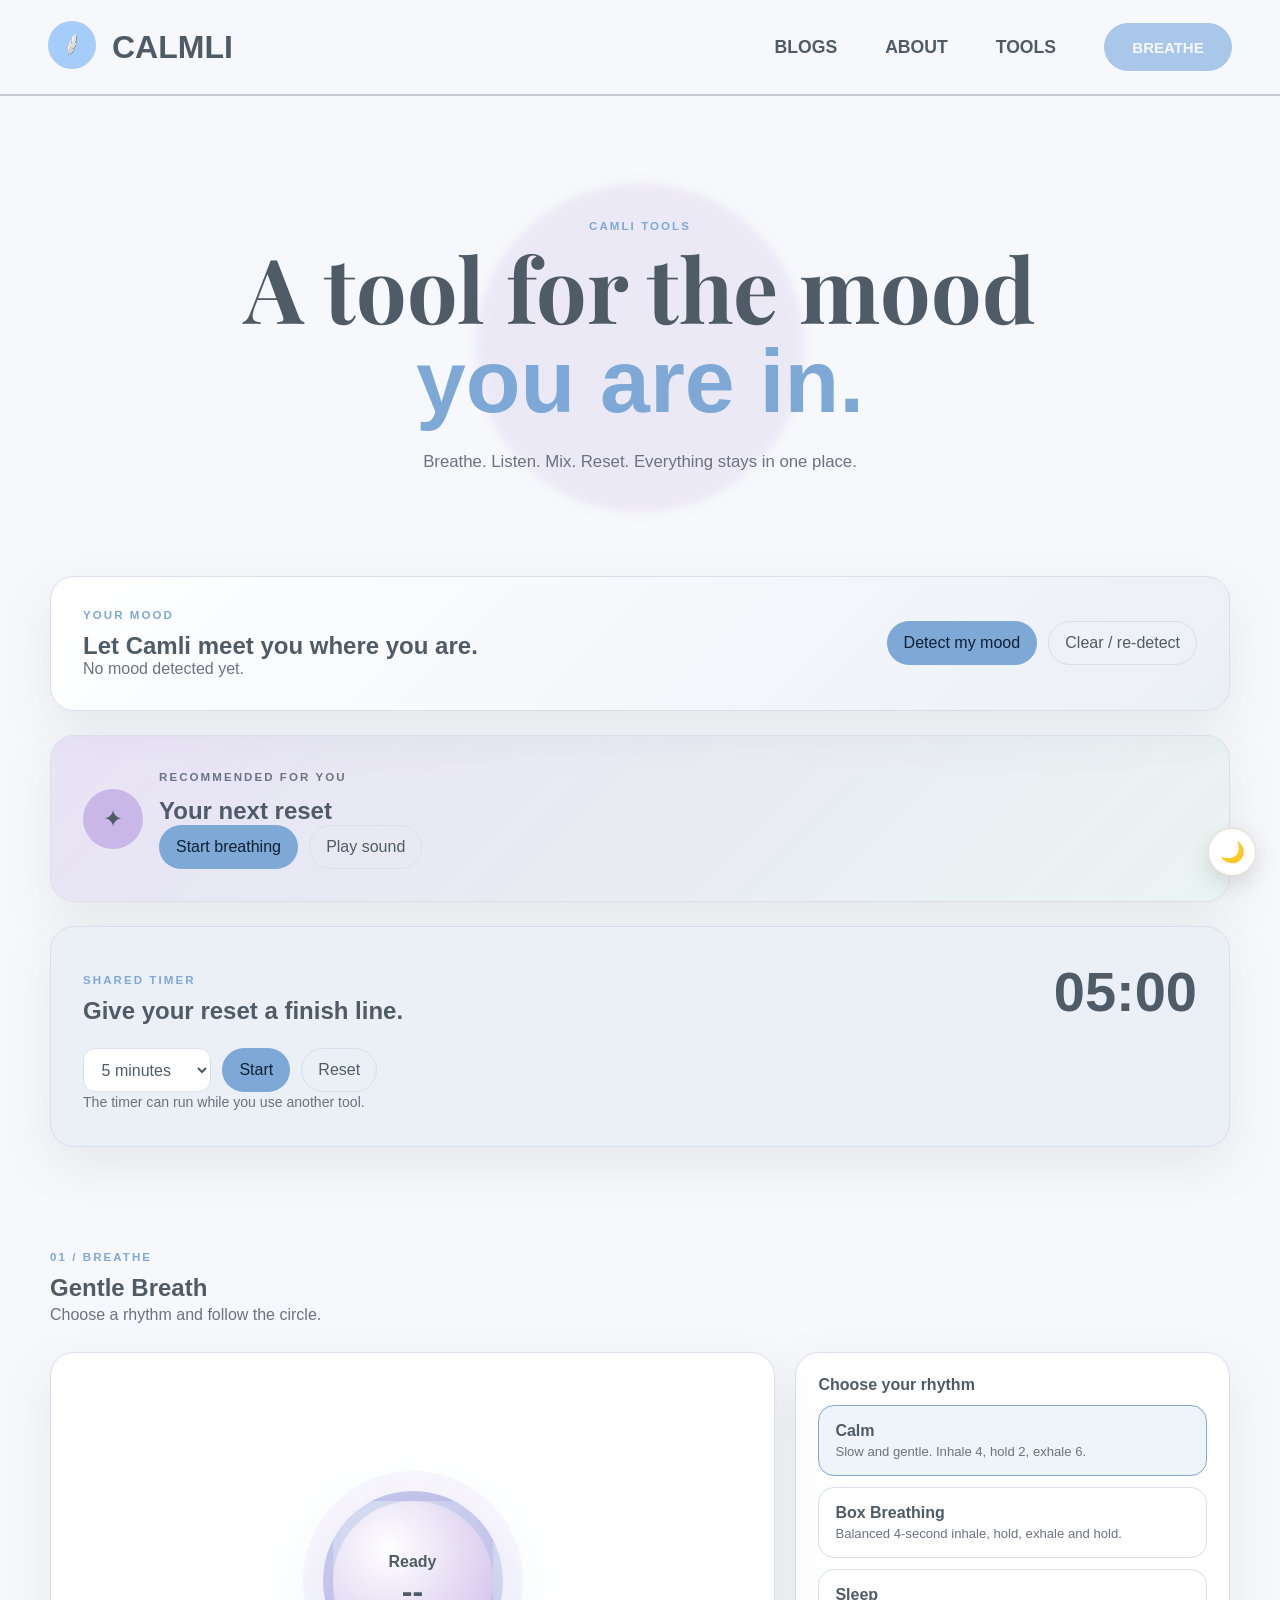
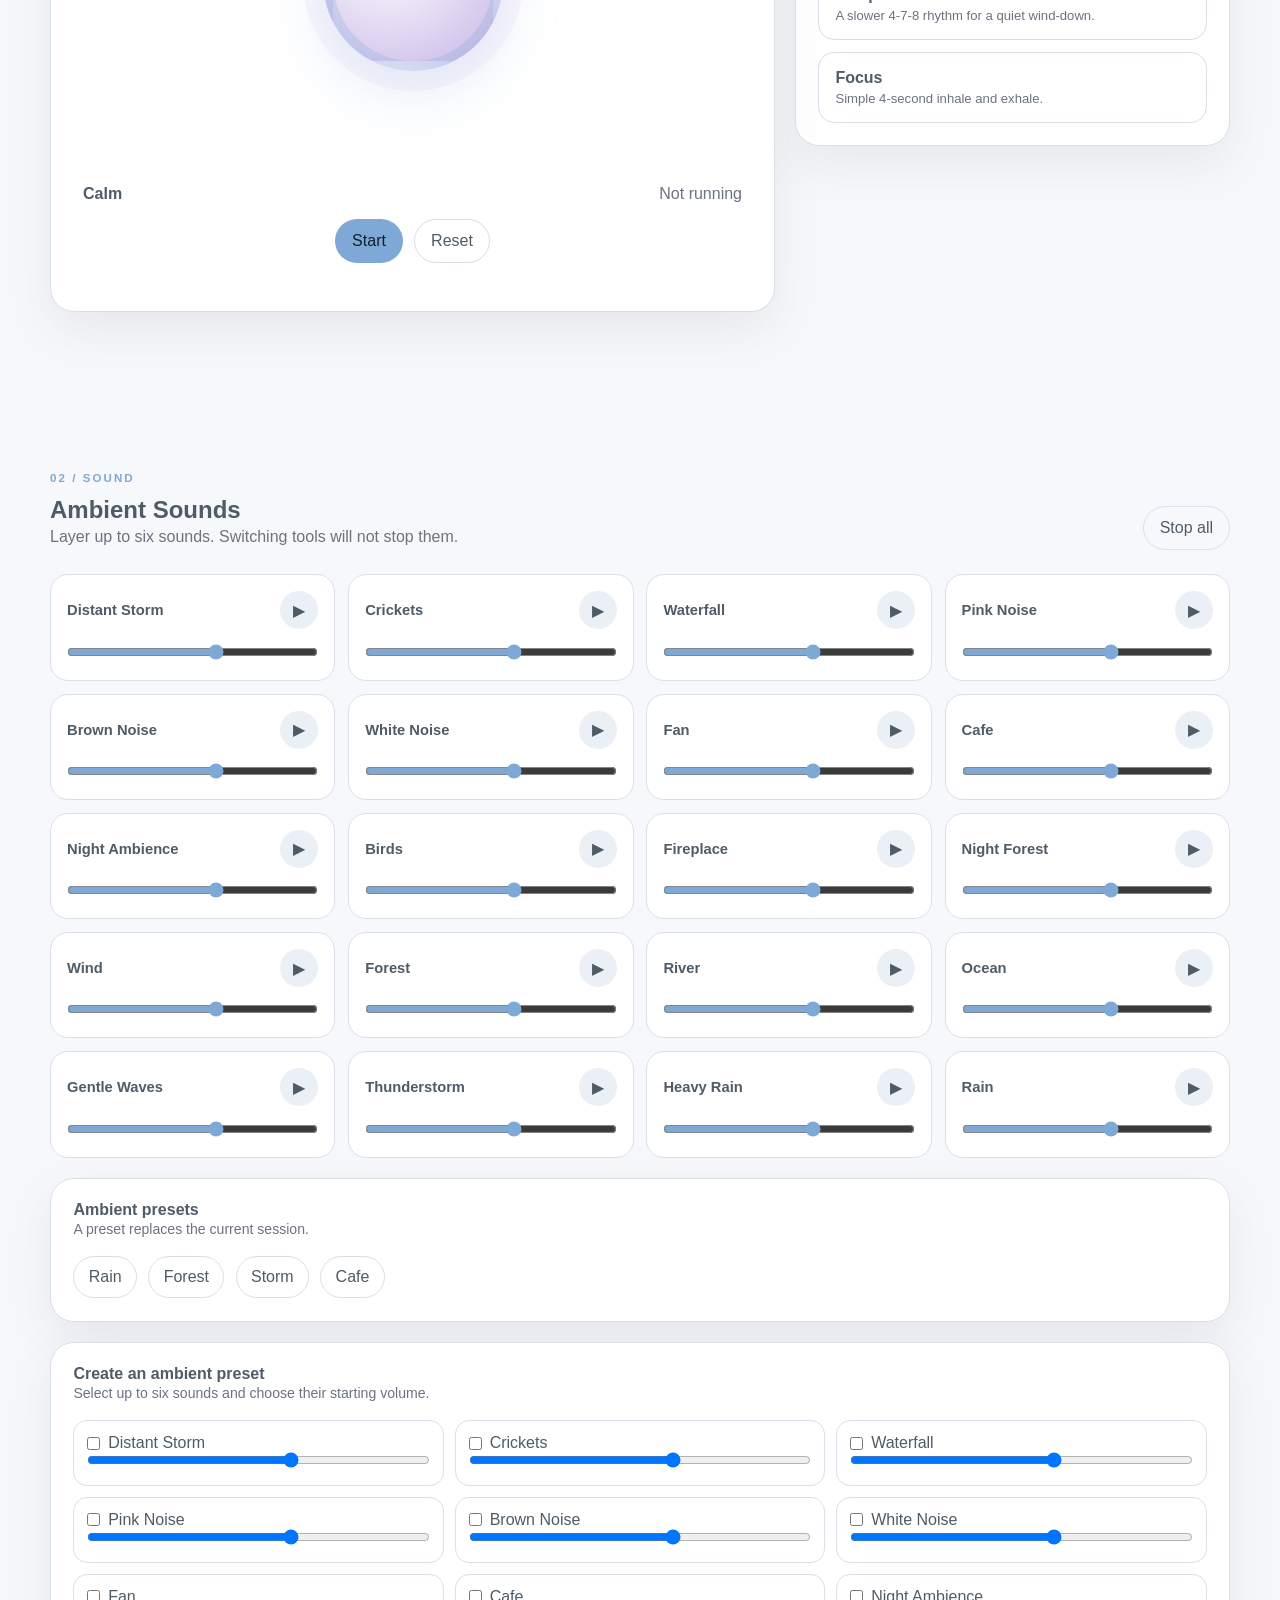
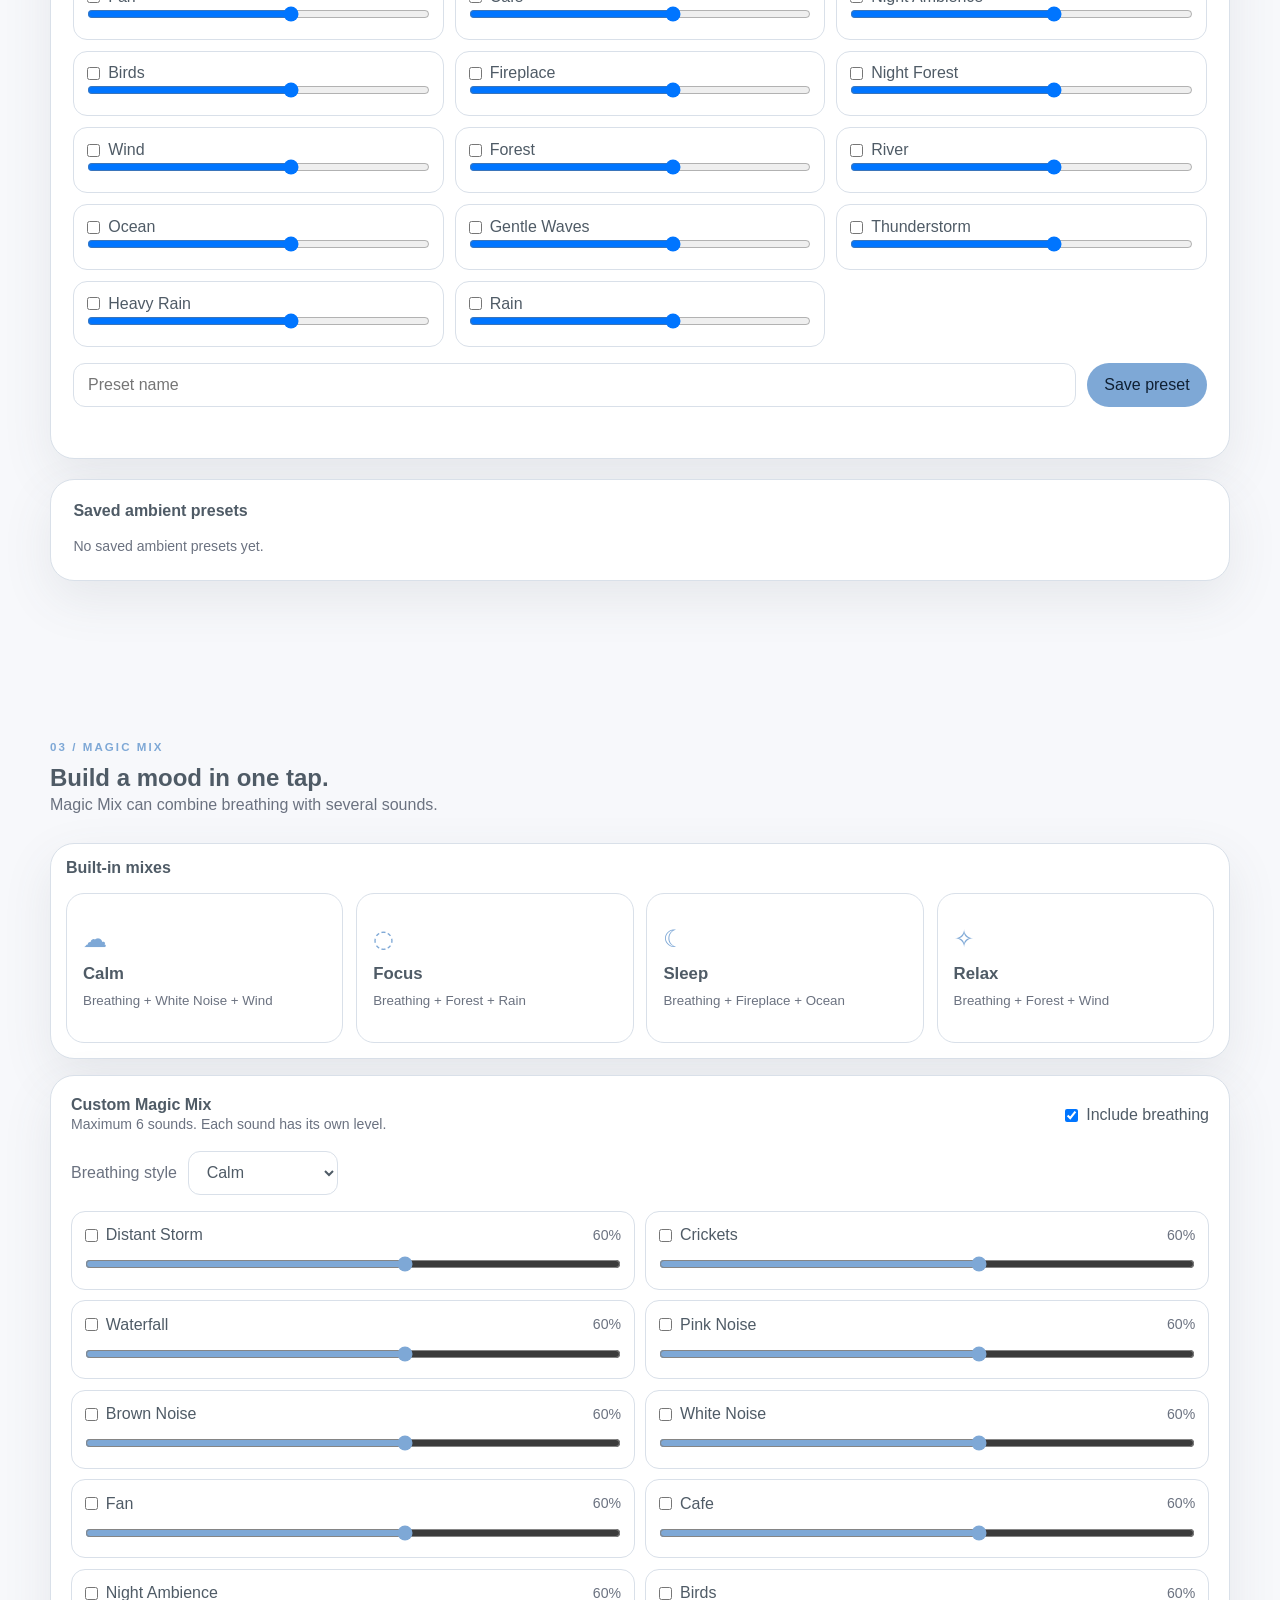
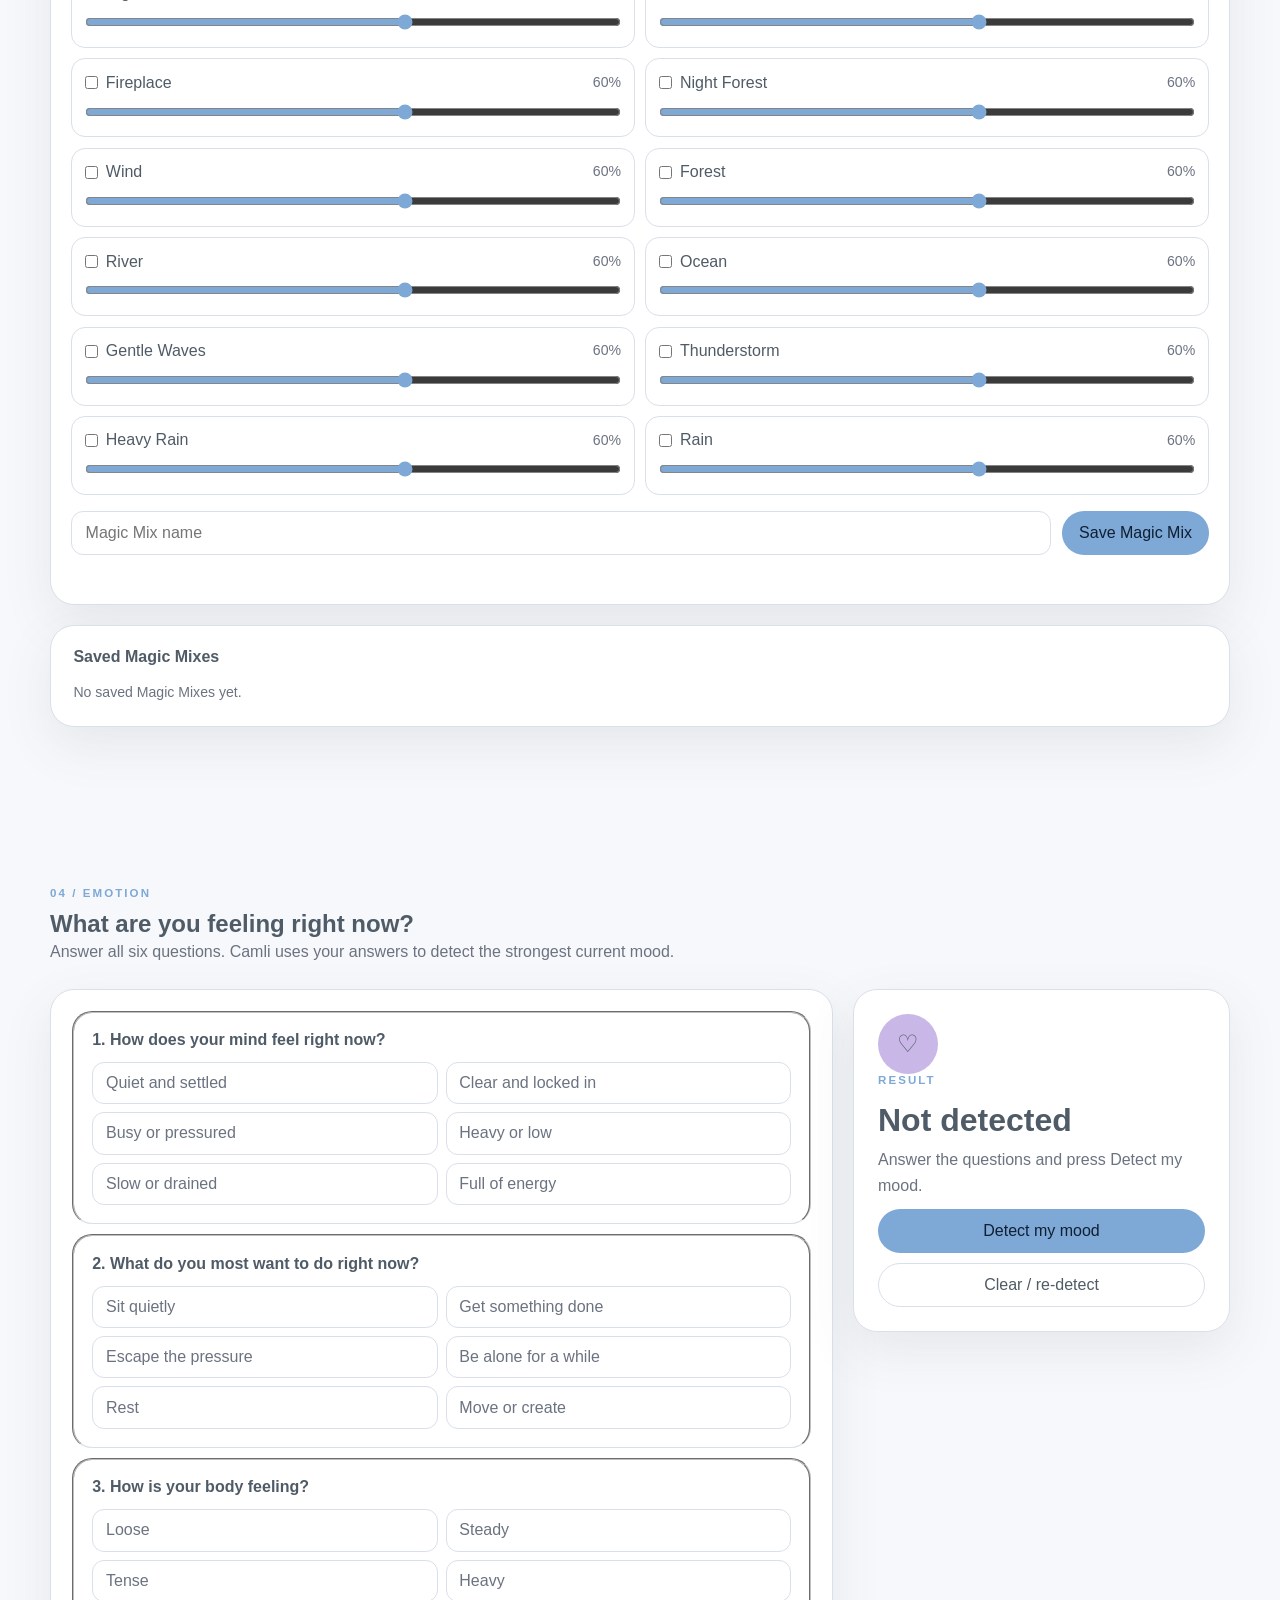
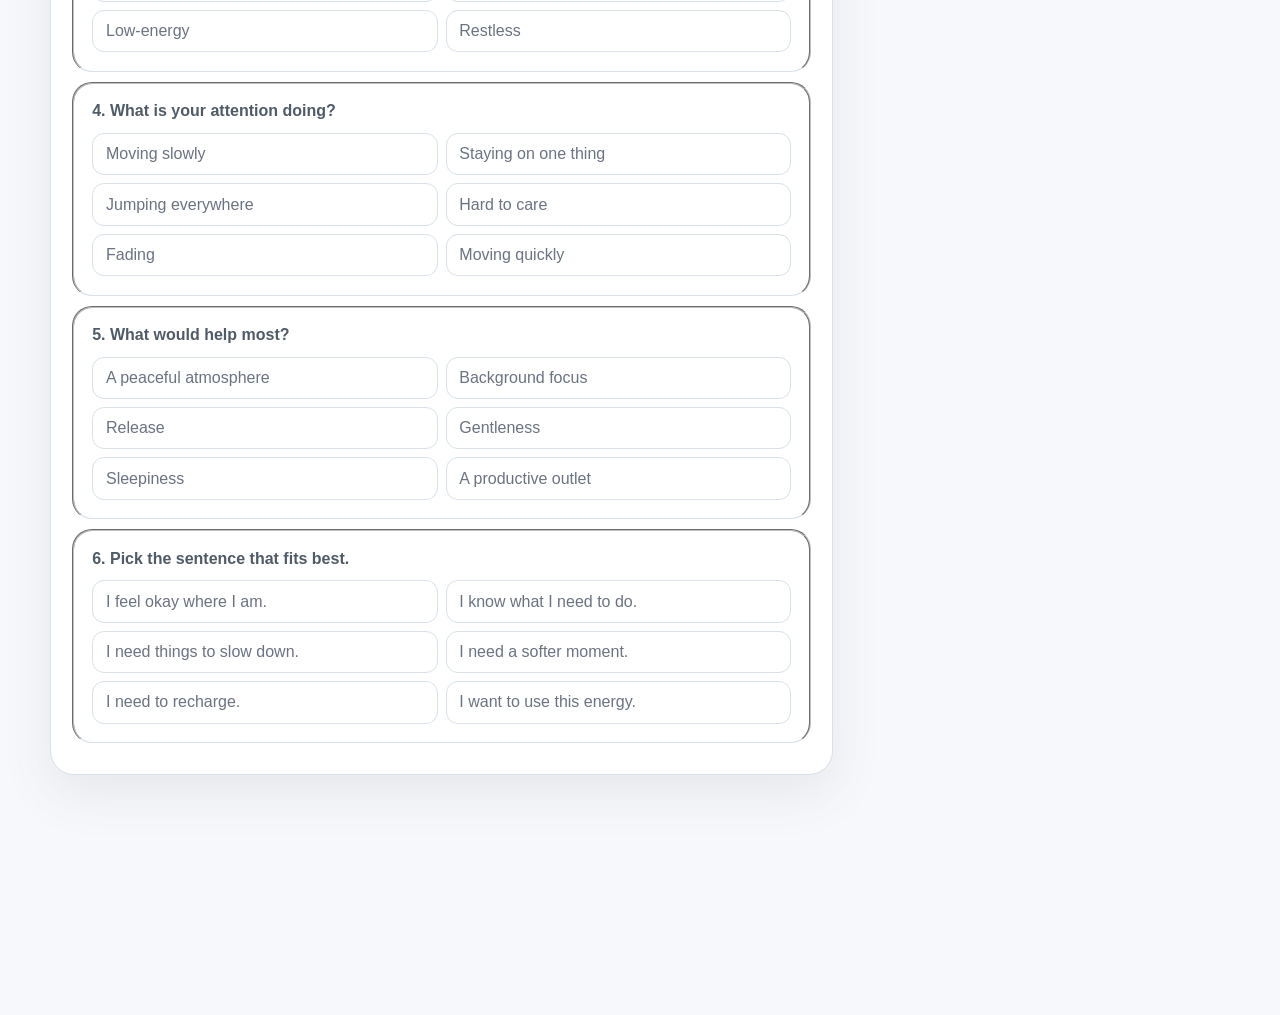
<file: tools.html>
<!DOCTYPE html>
<html lang="en">
<head>
    <meta charset="UTF-8">
    <meta name="viewport" content="width=device-width, initial-scale=1.0">

    <meta
        name="description"
        content="Camli tools for breathing, sound, focus, sleep and mood."
    >

    <title>Tools | Camli</title>

    <link rel="preconnect" href="https://fonts.googleapis.com">
    <link rel="preconnect" href="https://fonts.gstatic.com" crossorigin>

    <link
        href="https://fonts.googleapis.com/css2?family=DM+Sans:wght@400;500;600;700&family=Playfair+Display:wght@600;700&display=swap"
        rel="stylesheet"
    >

    <link rel="stylesheet" href="./nav-bar.css">
    <link rel="stylesheet" href="./mode-change.css">
    <link rel="stylesheet" href="./tools.css">
    <link rel="stylesheet" href="./index.css">
</head>

<body class="tools-page">

    <div id="navbar"></div>
    <div id="mode-changer"></div>


    <main id="tools-main">

        <!-- =========================
             HERO
        ========================== -->

        <header class="tools-hero">

            <div>

                <p class="eyebrow">
                    CAMLI TOOLS
                </p>

                <h1>
                    A tool for the mood
                    <br>
                    <em>you are in.</em>
                </h1>

                <p class="hero-copy">
                    Breathe. Listen. Mix. Reset.
                    Everything stays in one place.
                </p>

            </div>

        </header>


        <!-- =========================
             MOOD STATUS
        ========================== -->

        <section class="mood-panel panel">

            <div>

                <p class="section-kicker">
                    YOUR MOOD
                </p>

                <h2>
                    Let Camli meet you where you are.
                </h2>

                <p id="emotion-status">
                    No mood detected yet.
                </p>

            </div>

            <div class="mood-actions">

                <button
                    class="btn primary"
                    id="detect-emotion-top"
                    type="button"
                >
                    Detect my mood
                </button>

                <button
                    class="btn secondary"
                    id="clear-emotion-top"
                    type="button"
                >
                    Clear / re-detect
                </button>

            </div>

        </section>


        <!-- =========================
             RECOMMENDATION
        ========================== -->

        <section
            class="recommendation panel"
            id="recommendations"
            hidden
        >

            <div class="recommendation-icon">
                ✦
            </div>

            <div>

                <p class="section-kicker">
                    RECOMMENDED FOR YOU
                </p>

                <h2 id="recommendation-title">
                    Your next reset
                </h2>

                <p id="recommendation-text"></p>

                <div class="recommendation-actions">

                    <button
                        class="btn primary"
                        id="recommend-breathe"
                        type="button"
                    >
                        Start breathing
                    </button>

                    <button
                        class="btn secondary"
                        id="recommend-sound"
                        type="button"
                    >
                        Play sound
                    </button>

                </div>

            </div>

        </section>


        <!-- =========================
             SHARED TIMER
        ========================== -->

        <section
            class="panel timer-panel"
            aria-labelledby="timer-title"
        >

            <div class="section-heading">

                <div>

                    <p class="section-kicker">
                        SHARED TIMER
                    </p>

                    <h2 id="timer-title">
                        Give your reset a finish line.
                    </h2>

                </div>

                <div
                    class="timer-display"
                    id="timer-display"
                >
                    05:00
                </div>

            </div>


            <div class="timer-controls">

                <select
                    id="timer-preset"
                    aria-label="Timer duration"
                >

                    <option value="300">
                        5 minutes
                    </option>

                    <option value="600">
                        10 minutes
                    </option>

                    <option value="900">
                        15 minutes
                    </option>

                    <option value="1500">
                        25 minutes
                    </option>

                    <option value="1800">
                        30 minutes
                    </option>

                    <option value="2700">
                        45 minutes
                    </option>

                    <option value="3600">
                        60 minutes
                    </option>

                </select>


                <button
                    class="btn primary"
                    id="timer-start"
                    type="button"
                >
                    Start
                </button>


                <button
                    class="btn secondary"
                    id="timer-reset"
                    type="button"
                >
                    Reset
                </button>

            </div>


            <p
                class="helper"
                id="timer-note"
            >
                The timer can run while you use another tool.
            </p>

        </section>



        <!-- =========================
             BREATHING
        ========================== -->

        <section
            class="tool-section"
            id="gentle-breath"
        >

            <div class="section-heading">

                <div>

                    <p class="section-kicker">
                        01 / BREATHE
                    </p>

                    <h2>
                        Gentle Breath
                    </h2>

                    <p
                        class="section-copy"
                        id="breathing-recommendation"
                    >
                        Choose a rhythm and follow the circle.
                    </p>

                </div>

            </div>


            <div class="breathing-layout">


                <!-- Breathing visual -->

                <div class="breathing-visual-card panel">

                    <div class="breathing-orb-wrap">

                        <div
                            class="breathing-orb"
                            id="breathing-orb"
                        >

                            <span id="breathing-phase">
                                Ready
                            </span>

                            <strong id="breathing-countdown">
                                --
                            </strong>

                        </div>

                    </div>


                    <div class="breathing-info">

                        <span id="selected-breathing-name">
                            Calm
                        </span>

                        <span id="breathing-state">
                            Not running
                        </span>

                    </div>


                    <div class="control-row">

                        <button
                            class="btn primary"
                            id="breathing-start"
                            type="button"
                        >
                            Start
                        </button>

                        <button
                            class="btn secondary"
                            id="breathing-reset"
                            type="button"
                        >
                            Reset
                        </button>

                    </div>

                </div>


                <!-- Breathing styles -->

                <div class="panel breathing-styles">

                    <p class="mini-title">
                        Choose your rhythm
                    </p>

                    <div id="breathing-style-list"></div>

                </div>

            </div>

        </section>



        <!-- =========================
             SOUNDS
        ========================== -->

        <section
            class="tool-section"
            id="sounds"
        >

            <div class="section-heading">

                <div>

                    <p class="section-kicker">
                        02 / SOUND
                    </p>

                    <h2>
                        Ambient Sounds
                    </h2>

                    <p class="section-copy">
                        Layer up to six sounds.
                        Switching tools will not stop them.
                    </p>

                </div>


                <button
                    class="btn secondary"
                    id="stop-all-sounds-top"
                    type="button"
                >
                    Stop all
                </button>

            </div>


            <div
                class="sound-grid"
                id="sound-grid"
            ></div>



            <!-- Ambient presets -->

            <div class="subsection panel">

                <div class="subsection-heading">

                    <div>

                        <p class="mini-title">
                            Ambient presets
                        </p>

                        <p class="helper">
                            A preset replaces the current session.
                        </p>

                    </div>

                </div>


                <div
                    class="preset-buttons"
                    id="built-in-ambient-presets"
                >

                    <button
                        class="preset-chip"
                        type="button"
                        data-ambient-preset="Rain"
                    >
                        Rain
                    </button>

                    <button
                        class="preset-chip"
                        type="button"
                        data-ambient-preset="Forest"
                    >
                        Forest
                    </button>

                    <button
                        class="preset-chip"
                        type="button"
                        data-ambient-preset="Storm"
                    >
                        Storm
                    </button>

                    <button
                        class="preset-chip"
                        type="button"
                        data-ambient-preset="Cafe"
                    >
                        Cafe
                    </button>

                </div>

            </div>



            <!-- Create ambient preset -->

            <div class="subsection panel">

                <div class="subsection-heading">

                    <div>

                        <p class="mini-title">
                            Create an ambient preset
                        </p>

                        <p class="helper">
                            Select up to six sounds and choose their starting volume.
                        </p>

                    </div>

                </div>


                <div
                    class="preset-builder-grid"
                    id="ambient-builder"
                ></div>


                <div class="save-row">

                    <input
                        id="ambient-preset-name"
                        type="text"
                        maxlength="40"
                        placeholder="Preset name"
                    >

                    <button
                        class="btn primary"
                        id="save-ambient-preset"
                        type="button"
                    >
                        Save preset
                    </button>

                </div>


                <div
                    id="ambient-save-error"
                    class="form-error"
                    role="alert"
                ></div>

            </div>



            <!-- Saved ambient presets -->

            <div class="subsection panel">

                <div class="subsection-heading">

                    <p class="mini-title">
                        Saved ambient presets
                    </p>

                </div>

                <div
                    id="saved-ambient-presets"
                    class="saved-presets"
                ></div>

            </div>

        </section>



        <!-- =========================
             MAGIC MIX
        ========================== -->

        <section
            class="tool-section"
            id="magic-mix"
        >

            <div class="section-heading">

                <div>

                    <p class="section-kicker">
                        03 / MAGIC MIX
                    </p>

                    <h2>
                        Build a mood in one tap.
                    </h2>

                    <p class="section-copy">
                        Magic Mix can combine breathing with several sounds.
                    </p>

                </div>

            </div>



            <!-- Built in mixes -->

            <div class="magic-built-ins panel">

                <p class="mini-title">
                    Built-in mixes
                </p>


                <div class="magic-preset-grid">

                    <button
                        class="magic-card"
                        type="button"
                        data-magic="calm"
                    >

                        <span>☁</span>

                        <strong>
                            Calm
                        </strong>

                        <small>
                            Breathing + White Noise + Wind
                        </small>

                    </button>


                    <button
                        class="magic-card"
                        type="button"
                        data-magic="focus"
                    >

                        <span>◌</span>

                        <strong>
                            Focus
                        </strong>

                        <small>
                            Breathing + Forest + Rain
                        </small>

                    </button>


                    <button
                        class="magic-card"
                        type="button"
                        data-magic="sleep"
                    >

                        <span>☾</span>

                        <strong>
                            Sleep
                        </strong>

                        <small>
                            Breathing + Fireplace + Ocean
                        </small>

                    </button>


                    <button
                        class="magic-card"
                        type="button"
                        data-magic="relax"
                    >

                        <span>✧</span>

                        <strong>
                            Relax
                        </strong>

                        <small>
                            Breathing + Forest + Wind
                        </small>

                    </button>

                </div>

            </div>



            <!-- Custom Magic Mix -->

            <div class="magic-builder panel">

                <div class="builder-top">

                    <div>

                        <p class="mini-title">
                            Custom Magic Mix
                        </p>

                        <p class="helper">
                            Maximum 6 sounds.
                            Each sound has its own level.
                        </p>

                    </div>


                    <label class="switch-label">

                        <input
                            type="checkbox"
                            id="magic-breathing"
                            checked
                        >

                        <span>
                            Include breathing
                        </span>

                    </label>

                </div>


                <div class="magic-breathing-options">

                    <label for="magic-breathing-style">
                        Breathing style
                    </label>

                    <select id="magic-breathing-style"></select>

                </div>


                <div
                    class="magic-sound-list"
                    id="magic-sound-list"
                ></div>


                <div class="save-row">

                    <input
                        id="magic-preset-name"
                        type="text"
                        maxlength="40"
                        placeholder="Magic Mix name"
                    >

                    <button
                        class="btn primary"
                        id="save-magic-preset"
                        type="button"
                    >
                        Save Magic Mix
                    </button>

                </div>


                <div
                    id="magic-save-error"
                    class="form-error"
                    role="alert"
                ></div>

            </div>



            <!-- Saved Magic Mixes -->

            <div class="subsection panel">

                <div class="subsection-heading">

                    <p class="mini-title">
                        Saved Magic Mixes
                    </p>

                </div>

                <div
                    id="saved-magic-presets"
                    class="saved-presets"
                ></div>

            </div>

        </section>



        <!-- =========================
             EMOTION
        ========================== -->

        <section
            class="tool-section"
            id="emotion-tool"
        >

            <div class="section-heading">

                <div>

                    <p class="section-kicker">
                        04 / EMOTION
                    </p>

                    <h2>
                        What are you feeling right now?
                    </h2>

                    <p class="section-copy">
                        Answer all six questions.
                        Camli uses your answers to detect the strongest current mood.
                    </p>

                </div>

            </div>


            <div class="emotion-layout">


                <form
                    class="emotion-form panel"
                    id="emotion-form"
                ></form>


                <aside class="emotion-result panel">

                    <div class="result-orb">
                        ♡
                    </div>

                    <p class="section-kicker">
                        RESULT
                    </p>

                    <h3 id="emotion-result-title">
                        Not detected
                    </h3>

                    <p id="emotion-result-text">
                        Answer the questions and press Detect my mood.
                    </p>


                    <button
                        class="btn primary"
                        id="detect-emotion"
                        type="button"
                    >
                        Detect my mood
                    </button>


                    <button
                        class="btn secondary"
                        id="clear-emotion"
                        type="button"
                    >
                        Clear / re-detect
                    </button>

                </aside>

            </div>

        </section>

    </main>



    <!-- =========================
         BREATHING CHANGE MODAL
    ========================== -->

    <div
        class="modal-backdrop"
        id="breathing-modal"
        hidden
    >

        <div
            class="modal"
            role="dialog"
            aria-modal="true"
            aria-labelledby="breathing-modal-title"
        >

            <button
                class="modal-close"
                id="breathing-modal-close"
                type="button"
                aria-label="Close"
            >
                ×
            </button>

            <p class="section-kicker">
                BREATHING CHANGE
            </p>

            <h2 id="breathing-modal-title">
                Your current breathing session is still active.
            </h2>

            <p>
                Starting this new breathing style will stop
                the current session and begin the new one.
            </p>

            <div class="modal-actions">

                <button
                    class="btn secondary"
                    id="breathing-cancel"
                    type="button"
                >
                    Cancel
                </button>

                <button
                    class="btn primary"
                    id="breathing-confirm"
                    type="button"
                >
                    OK, change it
                </button>

            </div>

        </div>

    </div>



    <!-- =========================
         CURRENT AUDIO PRESET MODAL
    ========================== -->

    <div
        class="modal-backdrop"
        id="preset-modal"
        hidden
    >

        <div
            class="modal"
            role="dialog"
            aria-modal="true"
        >

            <button
                class="modal-close"
                id="preset-modal-close"
                type="button"
                aria-label="Close"
            >
                ×
            </button>

            <p class="section-kicker">
                SAVE PRESET
            </p>

            <h2>
                Make a preset from your current audio.
            </h2>

            <p>
                Only sounds that are actively playing will be saved.
            </p>


            <input
                id="current-audio-preset-name"
                type="text"
                maxlength="40"
                placeholder="Preset name"
            >


            <div
                id="current-audio-error"
                class="form-error"
                role="alert"
            ></div>


            <div class="modal-actions">

                <button
                    class="btn secondary"
                    id="preset-modal-cancel"
                    type="button"
                >
                    Cancel
                </button>

                <button
                    class="btn primary"
                    id="preset-modal-save"
                    type="button"
                >
                    Save preset
                </button>

            </div>

        </div>

    </div>



    <!-- =========================
         MIXER
    ========================== -->

    <div
        class="mixer-panel"
        id="mixer-panel"
        aria-hidden="true"
    >

        <div class="mixer-header">

            <div>

                <p class="section-kicker">
                    MIXER
                </p>

                <h2>
                    Playing sounds
                </h2>

            </div>


            <button
                class="modal-close"
                id="mixer-close"
                type="button"
                aria-label="Close mixer"
            >
                ×
            </button>

        </div>


        <label class="master-volume">

            <span>
                Master volume
            </span>

            <input
                id="master-volume"
                type="range"
                min="0"
                max="100"
                value="100"
            >

            <strong id="master-volume-value">
                100%
            </strong>

        </label>


        <div id="mixer-list"></div>

    </div>



    <!-- =========================
         TOAST
    ========================== -->

    <div
        class="toast-area"
        id="toast-area"
        aria-live="polite"
    ></div>



    <!-- =========================
         FIXED AUDIO BAR
    ========================== -->

    <div
        class="audio-bar"
        id="audio-bar"
        hidden
    >

        <div
            class="audio-bar-brand"
            aria-label="Camli audio"
        >

            <span>
                ♪
            </span>

            <strong>
                CAMLI
            </strong>

        </div>


        <button
            class="bar-btn main-bar-btn"
            id="audio-main-toggle"
            type="button"
            aria-label="Play or pause all"
        >
            ▶
        </button>


        <button
            class="bar-btn"
            id="audio-stop"
            type="button"
        >
            ■
        </button>


        <button
            class="bar-btn"
            id="audio-make-preset"
            type="button"
        >
            ＋ Preset
        </button>


        <button
            class="bar-btn mixer-bar-btn"
            id="audio-mixer"
            type="button"
        >
            Mixer
        </button>


        <span
            class="audio-count"
            id="audio-count"
        >
            0 sounds
        </span>

    </div>


    <script src="tools.js"></script>
    <script src="index.js"></script>

</body>
</html>
</file>
<file: nav-bar.css>
*{
    margin: 0;
    padding: 0;
    box-sizing: border-box;
    font-family: 'Poppins', sans-serif;
}



a{
    text-decoration: none;
}

ul{
    list-style: none;
}

#nav-bar-div{
    position: fixed;
    top: 0;
    display: flex;
    z-index: 1000;
    align-items: center;
    justify-content: space-between;

    width: 100%;
    min-height: 6rem;

    padding: 0 3rem;

    background-color: #F7F8FB;
    border-bottom: 2px solid #505b6648;
    transition: 400ms;
}

/* Logo Section */
#brand{
    display: flex;
    align-items: center;
    gap: 1rem;
    color: inherit;
    cursor: pointer;
    /* justify-content: center; */
    position: relative;
    transition: 400ms;
    
}


#logo{
    height: 3rem;
    width: 3rem;
    border-radius: 99px;
    font-size: 2rem;
    font-weight: bold;
    color: #4F5B66;
}

#logoname{
    font-size: 2rem;
    font-weight: bold;
    color: #4F5B66;
}

/* Navigation */
#nav-bar-options{
    display: flex;
    gap: 3rem;
    align-items: center;
    margin-left: auto;
    background-color: #F7F8FB;
    transition: 400ms;
}
#nav-options{
    display: flex;
    align-items: center;
    gap: 30px;
}
.nav-bar-options{
    color: #4F5B66;
    font-size: 1.1rem;
    font-weight: bold;
    transition: 400ms;
    
}

.nav-bar-options:hover{
    color: #A9C7E8;
}

.nav-bar-options:active{
    color: #C9B7E8;
}

/* Button */
#breathe-btn{
    height: 3rem;
    width: 8rem;

    border: 1px solid #A9C7E8;
    border-radius: 99px;

    background-color: #A9C7E8;
    color: #F7F8FB;

    font-size: 15px;
    font-weight: bold;

    cursor: pointer;
    transition: 300ms;
}

#breathe-btn:hover{
    background-color: #8FB7DD;
}
#menu-btn{
    position: absolute;
    right: 22px;
    display: none;
    z-index: 1001;

    width:  clamp(16px,6vw,1.5rem);
    height:  clamp(16px,6vw,1.5rem);
    
    cursor: pointer;
    flex-direction: column;
    justify-content: space-between;
    margin-left: auto;
    
    
    
    
}
#menu-btn{
    transition: 400ms ease;
}

#menu-btn span{
    width: 100%;
    height: 3px;
    background-color: black;
    transform-origin: center;
    z-index: 2000;
    position: absolute;
   
   
}



#menu-btn span:nth-child(1) {
    top: 0;
}

#menu-btn span:nth-child(2) {
    top: 50%;
    transform: translateY(-50%);
}

#menu-btn span:nth-child(3) {
    bottom: 0;
}

#menu-btn.active span:nth-child(1){
    top: 50%;
    transform: translateY(-50%) rotate(45deg);
}

#menu-btn.active span:nth-child(2){
    opacity: 0;
}

#menu-btn.active span:nth-child(3){
    bottom: 50%;
    transform: translateY(50%) rotate(-45deg);
}


/* FOR MOBILE */


@media (max-width: 950px){
   

    #nav-bar-options{
        position: fixed;
        top: 0;
        right: -250px;
        /* font-size: 8px; */
        width: 250px;
        height: 100vh;

        background-color: #F7F8FB;
        border-bottom: 1px solid #E9DDCF;
        box-sizing: border-box;

        flex-direction: column;
        justify-content: flex-start;
        align-items: flex-start;
        padding-left: 16px;
        padding-top: 6rem;
        gap: 2rem;

        pointer-events: none;
        visibility: hidden;
        
        transition: 0.4s ease ;
    }
    
    #nav-bar-options.active{
        right: 0;

        pointer-events: auto;
        visibility: visible;
    }
    .nav-bar-options{
     font-size: clamp(0.85rem, 4vw, 1rem);
        
    }
    
    #breathe-btn{
        
        /* display: block; */
        font-size: clamp(0.875rem, 1.5vw, 1.125rem); 
        padding: clamp(0.6rem, 1.5vw, 1rem) clamp(1.2rem, 3vw, 2rem);
        border-radius: clamp(4px, 1vw, 8px);
        
        /* margin-top: 1rem; */

        border: 1px solid #A9C7E8;
        background-color: #A9C7E8;
        color: #F7F8FB;

        /* padding: 0 1rem; */
        /* border-radius: 10px; */

        /* font-weight: bold; */
    }
   
    #menu-btn{
        display: flex;
        /* transition: 0.4s ease; */
        width:  clamp(16px,6vw,1.5rem);
        height:  clamp(16px,6vw,1.5rem);
        
       
        
    }
    
    #menu-btn.active{
        
        right :210px;
    }
    
    #menu-btn span{ 
     transition: 0.4s ease;
    }

}
@media (max-width: 575px){
    #logoname{
        display: none;
    }

    
}
@media (max-width: 415px) {
    #brand{
        position: relative;
        right: 30px;
        
        
    }
    
}
</file>
<file: mode-change.css>
/* ========================================================================== 
   CALMLI DARK MODE
   Applied by index.js with: <body class="dark-mode">
   Palette source: color-palate.txt
   ========================================================================== */

body.dark-mode {
    --bg-color: #0F1724;       /* Midnight Calm */
    --accent-color: #1B2536;   /* Twilight Mist */
    --lavender-color: #A996D8; /* Night Lavender */
    --text-main: #E7EDF5;      /* Moonstone Text */
    --text-muted: #AAB4C3;     /* Silver Whisper */
    --btn-hover: #7EA8D6;      /* Moonlit Blue */
    --card-bg: #1B2536;        /* Twilight Mist */

    background-color: #0F1724;
    color: #E7EDF5;
}

/* Shared controls and navigation */
body.dark-mode #nav-bar-div,
body.dark-mode #nav-bar-options,
body.dark-mode #theme-toggle,
body.dark-mode #hero-more {
    background-color: #1B2536;
    border-color: #2B3445;
}

body.dark-mode #nav-bar-div {
    border-bottom-color: #2B3445;
    transition: 400ms ease;
}

/* The mobile drawer is a separate surface from the navbar. Match its colour
   transition to the navbar so neither background jumps during theme changes. */
#nav-bar-options {
    transition:
        right 400ms ease,
        visibility 400ms ease,
        background-color 400ms ease,
        border-color 400ms ease ;
}


body.dark-mode #logo,
body.dark-mode #logoname,
body.dark-mode .nav-bar-options,
body.dark-mode #text-area,
body.dark-mode .section-heads,
body.dark-mode .tool-text,
body.dark-mode .blog-card-content h3,
body.dark-mode .faq-question,
body.dark-mode .faq-question i,
body.dark-mode .about-heads,
body.dark-mode .tools-main-heading,
body.dark-mode .tool-card h3,
body.dark-mode .tools-motivation-box h2,
body.dark-mode .about-hero-cta .cta .title,
body.dark-mode .circle-text h3,
body.dark-mode .circle-icon-wrapper,
body.dark-mode .img-area-abt-icon {
    color: #E7EDF5;
}

body.dark-mode .nav-bar-options:hover,
body.dark-mode #hero-more:hover {
    color: #7EA8D6;
}

body.dark-mode #menu-btn span {
    background-color: #E7EDF5;
}

body.dark-mode #theme-toggle {
    color: #7EA8D6;
    box-shadow: 0 8px 24px rgba(0, 0, 0, 0.35);
}

body.dark-mode #theme-toggle-mobile,
body.dark-mode #breathe-btn,
body.dark-mode #hero-cta {
    background-color: #7EA8D6;
    border-color: #7EA8D6;
    color: #0F1724;
}

body.dark-mode #theme-toggle-mobile:hover,
body.dark-mode #breathe-btn:hover,
body.dark-mode #hero-cta:hover {
    background-color: #A996D8;
    border-color: #A996D8;
}

body.dark-mode #hero-more {
    color: #E7EDF5;
}

/* Home page */
body.dark-mode #hero-section,
body.dark-mode .faq-sec,
body.dark-mode #tools-section,
body.dark-mode #parent-tool-sec,
body.dark-mode .blog-section-wrapper{
    background-color: #0F1724;
}

body.dark-mode .sub-hero-lines,
body.dark-mode .secondary-headings,
body.dark-mode .blog-card-content p,
body.dark-mode .faq-answers p {
    color: #AAB4C3;
}

body.dark-mode #image-area {
    transition: 400ms;
}


body.dark-mode .main-tools {
    background-color: #1B2536;
    box-shadow: 0 8px 24px rgba(0, 0, 0, 0.28);
}

body.dark-mode #tools1 { color: #7BC7AE !important; border-color: #7BC7AE; }
body.dark-mode #tools2 { color: #A996D8 !important; border-color: #A996D8; }
body.dark-mode #tools3 { color: #7EA8D6 !important; border-color: #7EA8D6; }

body.dark-mode .blog-card,
body.dark-mode .faq-accordian {
    background-color: #1B2536;
    border-color: #2B3445;
    box-shadow: 0 4px 20px rgba(0, 0, 0, 0.22);
}

body.dark-mode .blog-card-content a.stretched-link {
    background-color: #0F1724;
    border-color: #2B3445;
    color: #E7EDF5 !important;
}

body.dark-mode .blog-card:hover .blog-card-content a.stretched-link {
    background-color: #7EA8D6;
    color: #0F1724 !important;
}

body.dark-mode .faq-accordian.active {
    background-color: #2B3445;
    border-color: #7EA8D6;
}

body.dark-mode .faq-accordian.active .faq-icon {
    color: #7EA8D6;
}

/* Dark blog artwork */
body.dark-mode .blog-img-1, body.dark-mode #midnight-reset { background-image: url("image/dark-mode-12-Photoroom.webp"); }
body.dark-mode .blog-img-2 { background-image: url("image/dark-mode-breathe-Photoroom.webp"); }
body.dark-mode .blog-img-3 { background-image: url("image/dark-mode-focus-Photoroom.webp"); }
body.dark-mode .blog-img-4 { background-image: url("image/dark-mode-handle-Photoroom.webp"); }
body.dark-mode .blog-img-5 { background-image: url("image/dark-mode-optimistic-Photoroom.webp"); }
body.dark-mode .blog-img-6 { background-image: url("image/dark-mode-unknown-Photoroom.webp"); }
body.dark-mode .blog-img-7 { background-image: url("image/DARK-INTERNET&MIND.webp"); }
body.dark-mode .blog-img-8 { background-image: url("image/DARK-LOSING-INTEREEST.webp"); }
body.dark-mode .blog-img-9 { background-image: url("image/DARK-MINDROT.webp"); }
body.dark-mode .blog-img-10 { background-image: url("image/dark-mode-ambient-sound.webp"); }
body.dark-mode .blog-img-11 { background-image: url("image/satisfying-visuals-dark-mode.webp"); }
body.dark-mode .blog-img-12 { background-image: url("image/dark-mode-tools&mood.webp"); }
body.dark-mode .blog-img-13 { background-image: url("image/dark-mode-switch-mood.webp"); }
body.dark-mode .blog-img-14 { background-image: url("image/dark-mode-dopamine-reset.webp"); }
body.dark-mode .blog-img-15 { background-image: url("image/dark-mode-camli&peace.webp"); }

/* Blog listing page */
body.dark-mode .blog-hero {
    background-color: #0F1724;
    color: #E7EDF5;
}

body.dark-mode .hero-badge {
    background-color: #A996D8;
    color: #0F1724;
}

body.dark-mode .hero-subtitle,
body.dark-mode .tag-label {
    color: #AAB4C3;
}

body.dark-mode .tag-link {
    background-color: #1B2536;
    color: #E7EDF5;
}

body.dark-mode .badge-red,
body.dark-mode .badge-blue,
body.dark-mode .badge-green,
body.dark-mode .badge-violet,
body.dark-mode .badge-yellow {
    background-color: #2B3445;
    color: #E7EDF5;
    border: 1px solid #C9B8A5;
}

/* About page */
body.dark-mode .about-camli,
body.dark-mode .about-compos,
body.dark-mode .about-content {
    background-color: #0F1724;
}

body.dark-mode .about-us-hero-text {
    color: #2B3445;
}

body.dark-mode .leaf {
    background-color: #7EA8D6 !important;
    filter: drop-shadow(0 0 10px rgba(126, 168, 214, 0.45))
            drop-shadow(0 0 50px rgba(169, 150, 216, 0.25));
}

body.dark-mode .about-hero-cta .cta,
body.dark-mode .abt-image-area .circles,
body.dark-mode .tool-card,
body.dark-mode .tools-motivation-box {
    background-color: #1B2536;
    border-color: #2B3445;
}

body.dark-mode .about-hero-cta .cta .para,
body.dark-mode .about-headings,
body.dark-mode .circle-text p,
body.dark-mode .tools-sub-heading,
body.dark-mode .tool-card p,
body.dark-mode .tools-motivation-box p {
    color: #AAB4C3;
}

body.dark-mode .circle-1, body.dark-mode .border-lavender { border-color: #A996D8; }
body.dark-mode .circle-2 { border-color: #7EA8D6; }
body.dark-mode .circle-3, body.dark-mode .border-sand { border-color: #C9B8A5; }
body.dark-mode .circle-4, body.dark-mode .border-mint { border-color: #7BC7AE; }
body.dark-mode .color-lavender { color: #A996D8; }
body.dark-mode .color-mint { color: #7BC7AE; }
body.dark-mode .color-sand { color: #C9B8A5; }

body.dark-mode .camli-primary-btn {
    background-color: #7EA8D6;
    color: #0F1724;
}

body.dark-mode .camli-primary-btn:hover {
    background-color: #A996D8;
}

/* Footer variables are scoped in index.css, so reset them on the component. */
body.dark-mode .camli-footer {
    --bg-color: #1B2536;
    --text-main: #E7EDF5;
    --text-muted: #AAB4C3;
    --link-hover: #7EA8D6;
    --divider-color: #2B3445;

    background-color: #1B2536;
    border-top-color: #2B3445;
}
</file>
<file: tools.css>
/* ==========================================
   CAMLI TOOLS
   ========================================== */

:root {
    --bg: #F7F8FB;
    --panel: #FFFFFF;
    --panel-2: #EBF0F6;

    --text: #4F5B66;
    --muted: #6B7280;

    --line: #D9E0E9;

    --blue: #7EA8D6;
    --lavender: #C9B7E8;
    --mint: #BFE6D3;
    --sand: #E9DDCF;

    --shadow: 0 18px 50px rgba(79, 91, 102, .10);

    --radius: 24px;
}


body.dark-mode.tools-page {

    --bg: #0F1724;
    --panel: #1B2536;
    --panel-2: #202C3F;

    --text: #E7EDF5;
    --muted: #AAB4C3;

    --line: #2B3445;

    --blue: #7EA8D6;
    --lavender: #A996D8;
    --mint: #7BC7AE;
    --sand: #C9B8A5;

    --shadow: 0 18px 50px rgba(0, 0, 0, .25);
}


/* ==========================================
   RESET
   ========================================== */

* {
    box-sizing: border-box;
}


html {
    scroll-behavior: smooth;
}


body.tools-page {

    margin: 0;

    min-height: 100vh;

    background: var(--bg);

    color: var(--text);

    font-family: "DM Sans", sans-serif;

    transition:
        background-color .3s ease,
        color .3s ease;
}


button,
input,
select {
    font: inherit;
}


button {
    cursor: pointer;
}



/* ==========================================
   MAIN
   ========================================== */

#tools-main {

    width: min(
        1180px,
        calc(100% - 2rem)
    );

    margin: 0 auto;

    padding:
        7.5rem
        0
        10rem;
}



/* ==========================================
   HERO
   ========================================== */

.tools-hero {

    min-height: 360px;

    display: grid;

    place-items: center;

    text-align: center;

    padding: 3rem 1rem;

    position: relative;

    margin: 3rem 0 3rem;
}


.tools-hero::before {

    content: "";

    position: absolute;

    width: 330px;
    height: 330px;

    border-radius: 50%;

    background: var(--lavender);

    opacity: .22;

    filter: blur(5px);

    z-index: -1;
}


.eyebrow,
.section-kicker {

    margin:
        0
        0
        .7rem;

    color: var(--blue);

    font-size: .72rem;

    font-weight: 700;

    letter-spacing: .18em;
}


.tools-hero h1 {

    margin: 0;

    font-family:
        "Playfair Display",
        serif;

    font-size:
        clamp(
            3rem,
            7vw,
            6rem
        );

    line-height: .98;

    font-weight: 700;
}


.tools-hero h1 em {

    color: var(--blue);

    font-style: normal;
}


.hero-copy {

    max-width: 600px;

    margin:
        1.4rem
        auto
        0;

    font-size: 1.05rem;

    line-height: 1.7;

    color: var(--muted);
}



/* ==========================================
   PANELS
   ========================================== */

.panel {

    background: var(--panel);

    border:
        1px solid
        var(--line);

    border-radius: var(--radius);

    box-shadow: var(--shadow);
}



/* ==========================================
   MOOD
   ========================================== */

.mood-panel {

    display: flex;

    align-items: center;

    justify-content: space-between;

    gap: 1rem;

    margin-bottom: 1.5rem;

    padding:
        clamp(
            1.25rem,
            3vw,
            2rem
        );

    background:
        linear-gradient(
            135deg,
            var(--panel),
            var(--panel-2)
        );
}


.mood-panel h2 {

    margin: 0;

    line-height: 1.15;
}


.mood-panel p:last-child {

    margin-bottom: 0;

    color: var(--muted);
}


.mood-actions {

    display: flex;

    flex-wrap: wrap;

    gap: .7rem;

    align-items: center;
}



/* ==========================================
   BUTTONS
   ========================================== */

.btn {

    border:
        1px solid
        transparent;

    border-radius: 999px;

    padding:
        .75rem
        1rem;

    min-height: 44px;

    transition:
        transform .2s ease,
        background .2s ease,
        border-color .2s ease;
}


.btn:hover {

    transform:
        translateY(-1px);
}


.btn.primary {

    background: var(--blue);

    color: #102033;
}


.btn.secondary {

    background: transparent;

    border-color: var(--line);

    color: var(--text);
}



/* ==========================================
   RECOMMENDATIONS
   ========================================== */

.recommendation {

    display: grid;

    grid-template-columns:
        auto
        1fr;

    gap: 1rem;

    align-items: center;

    margin-bottom: 1.5rem;

    padding:
        clamp(
            1.25rem,
            3vw,
            2rem
        );

    background:
        linear-gradient(
            135deg,
            rgba(201,183,232,.32),
            rgba(191,230,211,.24)
        );
}


.recommendation-icon,
.result-orb {

    width: 60px;

    height: 60px;

    display: grid;

    place-items: center;

    border-radius: 50%;

    background: var(--lavender);

    color: var(--text);

    font-size: 1.5rem;
}


.recommendation h2 {

    margin: 0;
}


.recommendation p {

    color: var(--muted);

    line-height: 1.6;
}


.recommendation-actions {

    display: flex;

    flex-wrap: wrap;

    gap: .7rem;
}



/* ==========================================
   TIMER
   ========================================== */

.timer-panel {

    margin-bottom: 1.5rem;

    padding: clamp(
        1.25rem,
        3vw,
        2rem
    );

    background: var(--panel-2);
}


.section-heading {

    display: flex;

    justify-content: space-between;

    align-items: end;

    gap: 1rem;

    margin-bottom: 1.5rem;
}


.section-heading h2 {

    margin: 0;

    line-height: 1.15;
}


.section-copy {

    color: var(--muted);

    line-height: 1.7;
}


.timer-display {

    font-size:
        clamp(
            2rem,
            5vw,
            3.5rem
        );

    font-variant-numeric: tabular-nums;

    font-weight: 700;
}


.timer-controls {

    display: flex;

    flex-wrap: wrap;

    gap: .7rem;

    align-items: center;
}


.timer-controls select {

    min-height: 44px;

    border:
        1px solid
        var(--line);

    border-radius: 12px;

    background: var(--panel);

    color: var(--text);

    padding:
        .7rem
        .85rem;
}


.helper {

    color: var(--muted);

    font-size: .88rem;

    line-height: 1.5;
}



/* ==========================================
   TOOL SECTION
   ========================================== */

.tool-section {

    padding: 5rem 0;

    scroll-margin-top: 7rem;
}



/* ==========================================
   BREATHING
   ========================================== */

.breathing-layout {

    display: grid;

    grid-template-columns:
        1.25fr
        .75fr;

    gap: 1.25rem;
}


.breathing-visual-card {

    min-height: 560px;

    display: grid;

    place-items: center;

    align-content: center;

    padding: 2rem;

    overflow: hidden;

    position: relative;
}


.breathing-orb-wrap {

    width:
        min(
            360px,
            72vw
        );

    aspect-ratio: 1;

    display: grid;

    place-items: center;
}


.breathing-orb {

    width: 180px;

    height: 180px;

    border-radius: 50%;

    display: grid;

    place-items: center;

    align-content: center;

    gap: .15rem;

    background:
        radial-gradient(
            circle at 35% 30%,
            #ffffff,
            var(--lavender)
        );

    border:
        10px solid
        rgba(
            126,
            168,
            214,
            .25
        );

    box-shadow:
        0 0 0 20px
        rgba(
            201,
            183,
            232,
            .12
        ),
        0 20px 60px
        rgba(
            126,
            168,
            214,
            .22
        );

    transform: scale(1);

    transition:
        transform 1s linear,
        box-shadow 1s linear;
}


.breathing-orb.inhale {

    transform: scale(1.45);

    box-shadow:
        0 0 0 35px
        rgba(
            191,
            230,
            211,
            .12
        ),
        0 25px 80px
        rgba(
            126,
            168,
            214,
            .28
        );
}


.breathing-orb.hold-in {

    transform: scale(1.45);
}


.breathing-orb.exhale {

    transform: scale(1);

    box-shadow:
        0 0 0 20px
        rgba(
            201,
            183,
            232,
            .12
        ),
        0 20px 60px
        rgba(
            126,
            168,
            214,
            .22
        );
}


.breathing-orb.hold-out {

    transform: scale(1);
}


#breathing-phase {

    font-size: 1rem;

    font-weight: 700;
}


#breathing-countdown {

    font-size: 2rem;
}


.breathing-info {

    width: 100%;

    display: flex;

    justify-content: space-between;

    gap: 1rem;

    margin:
        1.5rem
        0
        1rem;

    color: var(--muted);
}


.breathing-info span:first-child {

    color: var(--text);

    font-weight: 700;
}


.control-row {

    display: flex;

    flex-wrap: wrap;

    gap: .7rem;
}


.breathing-styles {

    padding: 1.4rem;

    align-self: start;
}


.mini-title {

    margin: 0;

    font-weight: 700;
}


.breath-style {

    width: 100%;

    text-align: left;

    margin-top: .7rem;

    padding: 1rem;

    border:
        1px solid
        var(--line);

    border-radius: 16px;

    background: transparent;

    color: var(--text);
}


.breath-style strong,
.breath-style span {

    display: block;
}


.breath-style span {

    margin-top: .25rem;

    color: var(--muted);

    font-size: .82rem;
}


.breath-style.active {

    border-color: var(--blue);

    background:
        rgba(
            126,
            168,
            214,
            .13
        );
}



/* ==========================================
   SOUNDS
   ========================================== */

.sound-grid {

    display: grid;

    grid-template-columns:
        repeat(
            4,
            1fr
        );

    gap: .8rem;
}


.sound-card {

    padding: 1rem;

    border:
        1px solid
        var(--line);

    border-radius: 18px;

    background: var(--panel);

    min-width: 0;
}


.sound-card.playing {

    border-color: var(--mint);

    box-shadow:
        0 0 0 2px
        rgba(
            123,
            199,
            174,
            .16
        );
}


.sound-card-top {

    display: flex;

    justify-content: space-between;

    align-items: center;

    gap: .5rem;
}


.sound-name {

    font-weight: 700;

    font-size: .92rem;
}


.sound-toggle {

    border: 0;

    width: 38px;

    height: 38px;

    border-radius: 50%;

    background: var(--panel-2);

    color: var(--text);
}


.sound-card.playing
.sound-toggle {

    background: var(--mint);
}


.sound-volume {

    width: 100%;

    margin-top: .9rem;

    accent-color: var(--blue);
}



/* ==========================================
   SUBSECTIONS
   ========================================== */

.subsection {

    margin-top: 1.25rem;

    padding: 1.4rem;
}


.subsection-heading {

    display: flex;

    justify-content: space-between;

    gap: 1rem;

    margin-bottom: 1rem;
}


.preset-buttons {

    display: flex;

    flex-wrap: wrap;

    gap: .7rem;
}


.preset-chip {

    border:
        1px solid
        var(--line);

    border-radius: 999px;

    padding:
        .7rem
        .9rem;

    background: transparent;

    color: var(--text);
}



/* ==========================================
   PRESET BUILDER
   ========================================== */

.preset-builder-grid {

    display: grid;

    grid-template-columns:
        repeat(
            3,
            1fr
        );

    gap: .7rem;
}


.builder-sound {

    border:
        1px solid
        var(--line);

    border-radius: 14px;

    padding: .8rem;
}


.builder-sound label {

    display: flex;

    align-items: center;

    gap: .5rem;
}


.builder-sound input[type="range"] {

    width: 100%;
}


.save-row {

    display: flex;

    flex-wrap: wrap;

    gap: .7rem;

    align-items: center;

    margin-top: 1rem;
}


.save-row input {

    flex: 1;

    min-width: 180px;

    min-height: 44px;

    border:
        1px solid
        var(--line);

    border-radius: 12px;

    background: var(--panel);

    color: var(--text);

    padding:
        .7rem
        .85rem;
}


.form-error {

    min-height: 1.3rem;

    margin-top: .5rem;

    color: #b04d4d;

    font-size: .88rem;
}



/* ==========================================
   SAVED PRESETS
   ========================================== */

.saved-presets {

    display: grid;

    gap: .7rem;
}


.saved-preset {

    display: flex;

    justify-content: space-between;

    align-items: center;

    gap: .8rem;

    padding:
        .85rem
        1rem;

    border:
        1px solid
        var(--line);

    border-radius: 14px;
}


.saved-preset-info strong,
.saved-preset-info span {

    display: block;
}


.saved-preset-info span {

    margin-top: .2rem;

    color: var(--muted);

    font-size: .82rem;
}


.saved-preset-actions {

    display: flex;

    gap: .4rem;

    flex-shrink: 0;
}


.small-btn {

    min-height: 36px;

    border:
        1px solid
        var(--line);

    border-radius: 10px;

    padding:
        .45rem
        .65rem;

    background: transparent;

    color: var(--text);
}



/* ==========================================
   MAGIC MIX
   ========================================== */

.magic-preset-grid {

    display: grid;

    grid-template-columns:
        repeat(
            4,
            1fr
        );

    gap: .8rem;

    margin-top: 1rem;
}
 /* human */
.magic-built-ins{
    padding: 15px;
    margin-bottom: 1rem;

}

.magic-builder{
    padding: 20px;
}
/* human */
.magic-card {

    min-height: 150px;

    border:
        1px solid
        var(--line);

    border-radius: 18px;

    background: var(--panel);

    color: var(--text);

    padding: 1rem;

    text-align: left;
}


.magic-card span,
.magic-card strong,
.magic-card small {

    display: block;
}


.magic-card span {

    font-size: 1.5rem;

    color: var(--blue);
}


.magic-card strong {

    margin-top: .7rem;

    font-size: 1.05rem;
}


.magic-card small {

    margin-top: .4rem;

    color: var(--muted);

    line-height: 1.45;
}


.builder-top {

    display: flex;

    justify-content: space-between;

    gap: 1rem;

    align-items: center;
}


.switch-label {

    display: flex;

    gap: .5rem;

    align-items: center;

    color: var(--text);
}


.magic-breathing-options {

    margin: 1rem 0;

    display: flex;

    align-items: center;

    gap: .7rem;
}


.magic-breathing-options label {

    color: var(--muted);
}


.magic-breathing-options select {

    min-height: 44px;

    border:
        1px solid
        var(--line);

    border-radius: 12px;

    background: var(--panel);

    color: var(--text);

    padding:
        .7rem
        .85rem;
}


.magic-sound-list {

    display: grid;

    grid-template-columns:
        repeat(
            2,
            1fr
        );

    gap: .65rem;
}


.magic-sound {

    border:
        1px solid
        var(--line);

    border-radius: 14px;

    padding: .8rem;
}


.magic-sound-top {

    display: flex;

    justify-content: space-between;

    align-items: center;

    gap: .6rem;
}


.magic-sound-top label {

    display: flex;

    align-items: center;

    gap: .5rem;
}


.magic-sound input[type="range"] {

    width: 100%;

    margin-top: .65rem;

    accent-color: var(--blue);
}



/* ==========================================
   EMOTION
   ========================================== */

.emotion-layout {

    display: grid;

    grid-template-columns:
        1.35fr
        .65fr;

    gap: 1.25rem;
}


.emotion-form {

    padding: 1.3rem;
    
}

.emotion-question{
    
    border-radius: 20px;
    margin-bottom: 10px;

}
.emotion-question {

    padding:
        1.15rem;

    border-bottom:
        1px solid
        var(--line);
}





.emotion-question h3 {

    margin:
        0
        0
        .8rem;

    font-size: 1rem;
}


.emotion-options {

    display: grid;

    grid-template-columns:
        repeat(
            2,
            1fr
        );

    gap: .5rem;
}


.emotion-option {

    display: block;

    cursor: pointer;
}


.emotion-option input {

    position: absolute;

    opacity: 0;

    pointer-events: none;
}


.emotion-option span {

    display: block;

    padding:
        .7rem
        .8rem;

    border:
        1px solid
        var(--line);

    border-radius: 12px;

    color: var(--muted);
}


.emotion-option input:checked + span {

    border-color: var(--blue);

    background:
        rgba(
            126,
            168,
            214,
            .14
        );

    color: var(--text);
}


.emotion-result {

    padding: 1.5rem;

    align-self: start;

    position: sticky;

    top: 7.5rem;
}


.emotion-result h3 {

    font-size: 2rem;

    margin:
        1rem
        0
        .5rem;
}


.emotion-result p:not(.section-kicker) {

    color: var(--muted);

    line-height: 1.65;
}


.emotion-result .btn {

    width: 100%;

    margin-top: .6rem;
}



/* ==========================================
   MODALS
   ========================================== */

.modal-backdrop {

    position: fixed;

    inset: 0;

    z-index: 3000;

    display: grid;

    place-items: center;

    padding: 1rem;

    background:
        rgba(
            15,
            23,
            36,
            .58
        );

    backdrop-filter: blur(8px);
}


.modal-backdrop[hidden] {

    display: none;
}


.modal {

    width:
        min(
            500px,
            100%
        );

    padding: 1.6rem;

    border-radius: 24px;

    background: var(--panel);

    border:
        1px solid
        var(--line);

    box-shadow:
        0 30px 90px
        rgba(
            0,
            0,
            0,
            .25
        );

    position: relative;
}


.modal p:not(.section-kicker) {

    color: var(--muted);

    line-height: 1.6;
}


.modal-close {

    border: 0;

    background: transparent;

    color: var(--muted);

    font-size: 1.5rem;

    cursor: pointer;
}


.modal > .modal-close {

    position: absolute;

    top: .8rem;

    right: .9rem;
}


.modal input {

    width: 100%;

    min-height: 46px;

    border:
        1px solid
        var(--line);

    border-radius: 12px;

    padding:
        .7rem
        .85rem;

    background: var(--panel-2);

    color: var(--text);

    margin-top: .5rem;
}


.modal-actions {

    display: flex;

    flex-wrap: wrap;

    gap: .7rem;

    justify-content: flex-end;

    margin-top: 1.2rem;
}



/* ==========================================
   MIXER
   ========================================== */

.mixer-panel {

    position: fixed;

    right: 1rem;

    bottom: 6.8rem;

    z-index: 2400;

    width:
        min(
            420px,
            calc(
                100% - 2rem
            )
        );

    max-height:
        min(
            70vh,
            650px
        );

    overflow: auto;

    padding: 1.2rem;

    border:
        1px solid
        var(--line);

    border-radius: 22px;

    background: var(--panel);

    box-shadow:
        0 25px 80px
        rgba(
            0,
            0,
            0,
            .25
        );

    transform:
        translateY(20px);

    opacity: 0;

    pointer-events: none;

    transition: .2s ease;
}


.mixer-panel.open {

    transform:
        translateY(0);

    opacity: 1;

    pointer-events: auto;
}


.mixer-header {

    display: flex;

    justify-content: space-between;

    gap: 1rem;

    align-items: start;
}


.master-volume {

    display: grid;

    grid-template-columns:
        auto
        1fr
        auto;

    gap: .7rem;

    align-items: center;

    margin: 1rem 0;
}


.master-volume input {

    accent-color: var(--blue);
}


.mixer-entry {

    padding: .9rem 0;

    border-top:
        1px solid
        var(--line);
}


.mixer-entry-top {

    display: flex;

    justify-content: space-between;

    gap: .7rem;
}


.mixer-entry input[type="range"] {

    width: 100%;

    margin: .6rem 0;

    accent-color: var(--blue);
}


.mixer-entry-actions {

    display: flex;

    gap: .5rem;
}



/* ==========================================
   AUDIO BAR
   ========================================== */

.audio-bar {

    position: fixed;

    left: 1rem;

    right: 1rem;

    bottom: 1rem;

    z-index: 2200;

    min-height: 68px;

    display: flex;

    align-items: center;

    gap: .6rem;

    padding:
        .65rem
        .8rem;

    border:
        1px solid
        var(--line);

    border-radius: 20px;

    background: var(--panel);

    box-shadow:
        0 18px 60px
        rgba(
            0,
            0,
            0,
            .18
        );
}


.audio-bar[hidden] {

    display: none;
}


.audio-bar-brand {

    display: flex;

    align-items: center;

    gap: .45rem;

    margin-right: .3rem;
}


.audio-bar-brand span {

    width: 36px;

    height: 36px;

    display: grid;

    place-items: center;

    border-radius: 50%;

    background: var(--lavender);
}


.bar-btn {

    min-height: 40px;

    border:
        1px solid
        var(--line);

    border-radius: 12px;

    padding:
        .55rem
        .7rem;

    background: var(--panel-2);

    color: var(--text);
}


.main-bar-btn {

    width: 44px;

    padding: 0;

    border-radius: 50%;

    background: var(--blue);

    color: #102033;
}


.mixer-bar-btn:disabled {

    opacity: .45;

    cursor: not-allowed;
}


.audio-count {

    margin-left: auto;

    color: var(--muted);

    font-size: .85rem;
}



/* ==========================================
   TOAST
   ========================================== */

.toast-area {

    position: fixed;

    right: 1rem;

    bottom: 6.5rem;

    z-index: 3500;

    display: grid;

    gap: .5rem;

    pointer-events: none;
}


.toast {

    max-width: 360px;

    padding:
        .8rem
        1rem;

    border:
        1px solid
        var(--line);

    border-radius: 14px;

    background: var(--panel);

    color: var(--text);

    box-shadow: var(--shadow);

    animation:
        toast-in
        .2s ease;
}


.toast.error {

    border-color: #d99a9a;
}


@keyframes toast-in {

    from {

        transform:
            translateY(8px);

        opacity: 0;
    }

    to {

        transform:
            translateY(0);

        opacity: 1;
    }
}



/* ==========================================
   BREATHING HIGHLIGHT
   ========================================== */

.breathing-highlight {

    animation:
        section-glow
        1.2s ease;
}


@keyframes section-glow {

    0%,
    100% {

        box-shadow: none;
    }

    50% {

        box-shadow:
            0 0 0 8px
            rgba(
                201,
                183,
                232,
                .22
            );
    }
}



/* ==========================================
   TABLET
   ========================================== */

@media (max-width: 900px) {

    .breathing-layout,
    .emotion-layout {

        grid-template-columns: 1fr;
    }


    .emotion-result {

        position: static;
    }


    .sound-grid {

        grid-template-columns:
            repeat(
                3,
                1fr
            );
    }


    .magic-preset-grid {

        grid-template-columns:
            repeat(
                2,
                1fr
            );
    }


    .preset-builder-grid {

        grid-template-columns:
            repeat(
                2,
                1fr
            );
    }

}



/* ==========================================
   MOBILE
   ========================================== */

@media (max-width: 650px) {

    #tools-main {

        width:
            min(
                100% - 1rem,
                1180px
            );

        padding-top: 6.5rem;
    }


    .tools-hero {

        min-height: 300px;
    }


    .tools-hero h1 {

        font-size: 3rem;
    }


    .mood-panel,
    .section-heading {

        align-items: flex-start;

        flex-direction: column;
    }


    .breathing-visual-card {

        min-height: 500px;
    }


    .sound-grid {

        grid-template-columns:
            repeat(
                2,
                1fr
            );
    }


    .preset-builder-grid,
    .magic-sound-list {

        grid-template-columns: 1fr;
    }


    .magic-preset-grid {

        grid-template-columns: 1fr;
    }


    .emotion-options {

        grid-template-columns: 1fr;
    }


    .audio-bar {

        left: .5rem;

        right: .5rem;

        bottom: .5rem;

        overflow-x: auto;

        white-space: nowrap;
    }


    .audio-bar-brand strong {

        display: none;
    }


    .audio-count {

        margin-left: 0;
    }


    .mixer-panel {

        bottom: 5.8rem;

        right: .5rem;

        width:
            calc(
                100% - 1rem
            );
    }


    .toast-area {

        right: .5rem;

        bottom: 5.8rem;
    }

}

@media (max-width: 430px) {

    .sound-grid {

        grid-template-columns: 1fr;
    }


    .timer-controls {

        width: 100%;
    }


    .timer-controls > * {

        flex: 1;
    }


    .save-row {

        flex-direction: column;

        align-items: stretch;
    }


    .save-row input {

        width: 100%;
    }

}
</file>
<file: index.css>
/* --- GLOBAL RESET & BASE LAYOUT --- */



* {
    margin: 0;
    padding: 0;
    box-sizing: border-box;
    font-family: 'Poppins', sans-serif;
    /* transition: 400ms !important; */
}

body {
    background-color: #F7f8FB;
    transition: 400ms;

    cursor: default;
   
    
}

a {
    text-decoration: none;
}

/* --- THEME TOGGLE FLOATING ACTION BUTTON --- */
#theme-toggle {
    position: fixed;
    bottom: 24px;
    right: 24px;
    width: 48px;
    height: 48px;
    border-radius: 50%;
    border: 1px solid #E9DDCF;
    background: #ffffff;
    color: #7EA8D6;
    font-size: 20px;
    cursor: pointer;
    display: flex;
    align-items: center;
    justify-content: center;
    box-shadow: 0 8px 24px rgba(0, 0, 0, 0.12);
    transition: all 400ms ease;
    z-index: 999;
}

#theme-toggle:hover {
    transform: scale(1.05);
}

#theme-toggle-mobile {
    padding: 12px;
    border: 1px solid #A9C7E8;
    border-radius: 10px;
    background: #A9C7E8;
    color: #F7F8FB;
    font-size: 15px;
    font-weight: bold;
    cursor: pointer;
    display: none;
}

/* --- HERO SECTION LAYOUT --- */
#hero-section {
    background-color: #F7F8FB;
    /* margin-top: 4rem;  */
    display: grid;
    grid-template-columns: repeat(auto-fit, minmax(320px, 1fr));
    justify-content: center;
    align-content: center;
    transition: 400ms;
    padding: 1.5rem 0 2.5rem 0;
}

.hero-compo {
    min-height: clamp(20rem, 84vw, 35rem);
    width: 100%;
    transition: 400ms;
}

#text-area {
    display: flex;
    align-items: center;
    justify-content: center;
    flex-direction: column;
    color: #4F5B66;
    padding: 2rem;
}

#text-area h1 {
    font-size: clamp(18px, 5vw, 2.5rem);
    font-weight: 600;
    text-align: center;
    margin-bottom: 1.5rem;
}

.sub-hero-lines {
    max-width: 480px;
    text-align: center;
    font-size: clamp(0.85rem, 4vw, 1rem);
    color: #6b7280;
    font-weight: 600;
    line-height: 1.6;
}

#hero-btn {
    display: flex;
    align-items: center;
    margin-top: 2rem;
    gap: 20px;
}

.hero-button {
    font-size: clamp(0.75rem, 4vw, 1rem);
    padding: clamp(10px, 2vw, 12px) clamp(20px, 4vw, 28px);
    border-radius: 100px;
    transition: all 300ms ease;
    cursor: pointer;
}

#hero-cta {
    border: 1px solid #a9c7e8;
    background-color: #A9C7E8;
    font-weight: bold;
    color: #ffffff;
}

#hero-cta:hover {
    background-color: #8FB7DD;
    border-color: #8FB7DD;
}

#hero-more {
    background-color: #F7F8FB;
    color: #4F5B66;
    border: 1px solid #505b6648;
    font-weight: 600;
}

#hero-more:hover {
    border: 1px solid #A9C7E8;
    color: #A9C7E8;
}

#image-area {
    position: relative;
    height: 50vh;
    transition: 400ms;
}
#image-area img{
    width: 100%;
    height: 100%;
    object-fit: contain;
    object-position: center;
    position: absolute;
    top: 0;
    left: 0;

   
}

/* --- TOOLS SECTION (SOLID PASTEL ENGINE) --- */
#parent-tool-sec{
    transition: 400ms;
     background-color: #F7F8FB;
}
#tools-section {
    display: flex;
    justify-content: space-evenly;
    align-items: center;
    /* margin-top: 4rem; */
    padding: 0 1rem;
    padding-bottom: clamp(10px, 2vw, 12px);
    background-color: #F7F8FB;
    transition: 400ms;
}

.tool-item {
    display: flex;
    flex-direction: column;
    align-items: center;
    justify-content: center;
    text-align: center;
}

.main-tools {
    height: clamp(80px, 15vw, 9.5rem);
    width: clamp(80px, 15vw, 9.5rem);
    border-radius: 50%;

    margin-top: 2rem;
    
    /* FIX: Force block elements to stay strictly in center positions */
    display: flex;
    align-items: center;
    justify-content: center;
    
    transition: 500ms;
    box-shadow: 0 8px 24px rgba(79, 91, 102, 0.04);
    cursor: pointer;
}

.tools-icon {
    /* FIX: Open nested box space so FontAwesome text vectors can expand */
    display: flex;
    align-items: center;
    justify-content: center;
    width: 100%;
    height: 100%;
}

.main-tools i {
    /* FIX: Stop viewport calc reduction shrinking icons down to hidden dots */
    font-size: clamp(40px, 6vw, 3.5rem);
    display: inline-block !important;
    transition: 1s !important;
}

.tool-text {
    margin-top: 18px;
    font-size: clamp(0.9rem, 4vw, 1.4rem);
    font-weight: 600;
    color: #4F5B66;
    text-transform: uppercase;
}

/* Specific Light Mode Colors (Solid Background fills + explicit visible vector priorities) */
#tools1 { color: #BFE6D3 !important; border: 2px solid #A8DCC2; }
/* #tools1 i { color: #4F5B66 !important; } */

#tools2 { color: #C9B7E8 !important; border: 2px solid #B8A2DE; }
/* #tools2 i { color: #4F5B66 !important; } */

#tools3 { color: #8FB7DD !important; border: 2px solid #7AA8D4; }
/* #tools3 i { color: #F7F8FB !important; } */

/* --- HEADINGS --- */
.section-heads {
    padding-top: clamp(11rem, 9vw, 3rem);
    font-size: clamp(1.5rem, 6vw, 2.5rem);
    font-weight: 600;
    text-align: center;
    
    color: #4F5B66;
    transition: 400ms;
}

.secondary-headings {
    font-size: clamp(0.9rem, 4vw, 1.1rem);
    color: #6b7280;
    text-align: center;
    padding: 0 clamp(20px, 4vw, 28px);
    margin-bottom: 1rem;

}

/* --- THE RESPONSIVE BLOG GRID LAYOUT --- */
.blog-section-wrapper{
    background-color: #F7F8FB;
    transition: 400ms;
    /* padding: 4rem 0; */
}
.blog-grid-container {
    display: grid;
    grid-template-columns: repeat(auto-fit, minmax(250px, 1fr));
    gap: 20px;
    max-width: 1200px;
    margin: clamp(1.5rem, 6vw, 2.5rem) auto;
    margin-bottom: 0px;
    
    box-sizing: border-box;
    /* transition: 4s; */
    transition: 400ms;
    /* border: 2px solid red; */
     
}    

.blog-card {
    position: relative;        /* Keep absolute overlay link boundaries bound inside this card box */
    background-color: #EBF0F6;
    border: 1px solid #505b6648;
    border-radius: 12px;
    /* overflow: hidden; */
    display: flex;
    flex-direction: column;
    width: 100%; 
    box-sizing: border-box;
    transition: 400ms;
}

.blog-card:hover {
    transform: translateY(-4px);
    cursor: pointer; 
}

/* Core Image Container Engine */
.blog-card-img-box {
    width: 100%;
    aspect-ratio: 16 / 9;
    background-repeat: no-repeat;
    background-position: center;
    background-size: cover;
    transition: background-image 400ms ease;
    border-top-right-radius: 12px;
    border-top-left-radius: 12px;
}

/* Light Mode Card Asset Paths */
.blog-img-1, #midnight-reset { background-image: url("image/12amreset.webp"); }
.blog-img-2 { background-image: url("image/breathe-blog-img.webp"); }
.blog-img-3 { background-image: url("image/light-mode-focus.webp"); }
.blog-img-4 { background-image: url("image/emotional-balance-img.webp"); }
.blog-img-5 { background-image: url("image/optimistic-blog-img.webp"); }
.blog-img-6 { background-image: url("image/unknown-emotions-img.webp"); }

.blog-card-content {
    padding: 20px;
    position: relative;       /* Clears structural layout blockage overlapping clickable space */
    z-index: 1;
}

.blog-card-content h3 {
    color: #4F5B66;
    font-size: 1.2rem;
    margin-bottom: 0.5rem;
    transition: 400ms;
}

.blog-card-content p {
    font-weight: 600;
    color: #6b7280;
    transition: 400ms;
}

/* Highly Recognizable Custom Link Action Button Styles */
.blog-card-content a.stretched-link {
    display: inline-block;
    margin-top: 0.75rem;
    padding: 0.5rem 1.2rem;
    background-color: #F7F8FB;
    color: #4F5B66 !important;
    font-weight: 700;
    font-size: 0.85rem;
    border-radius: 99px;
    border: 1px solid #EBF0F6;
    transition: all 600ms ease;
    
    position: relative;       /* Establish parent anchors securely */
}

.blog-card:hover .blog-card-content a.stretched-link {
    background-color: #8FB7DD;
    color: #F7F8FB !important;
    transform: translateX(4px);
}

/* The absolute overlay click canvas layer mask */
.stretched-link::after {
    position: absolute;
    top: 0;
    right: 0;
    bottom: 0;
    left: 0;
    z-index: 10;              /* Pushes clickable surface mask completely over headers and images */
    content: "";
}

/* --- INTERACTIVE STRUCTURAL LAYERS --- */
#page-content {
    transition: filter 400ms ease;
    display: flex;
    flex-direction: column;
    padding-top: 6rem;

    
}

#page-content.blur {
    filter: blur(5px);
    pointer-events: none;
    user-select: none;
}

/* FAQ SECTION MAIN CONTAINER */
.faq-sec {
    padding: 0px 1rem;
    width: 100%;
    box-sizing: border-box;
    background-color: #F7F8FB; /* Moonlight White */
    display: flex;
    flex-direction: column;
    align-items: center;
    transition: 400ms ;
}

.faq-head {
    text-align: center;
    margin-bottom: 2rem;
}

/* UNIFIED CONTAINER CARD */
.faq-accordian {
    width: clamp(16rem, 90vw, 40rem);
    background-color: #EBF0F6; /* Breath Sky */
    border: 1px solid #505b6625;
    border-radius: 20px;
    margin-bottom: 16px;
    overflow: hidden; /* Clips expanding content smoothly */
    
    /* Soft Depth Shadow */
    box-shadow: 0 4px 20px rgba(79, 91, 102, 0.05), 
                0 1px 3px rgba(79, 91, 102, 0.02);
    
    /* Smooth transitions for background color changes */
    transition: transform 400ms ease, box-shadow 400ms ease, background-color 400ms ease, border-color 400ms ease;
}

/* CARD HOVER STATE */
.faq-accordian:hover {
    transform: translateY(-3px);
    box-shadow: 0 10px 25px rgba(79, 91, 102, 0.08), 
                0 1px 5px rgba(79, 91, 102, 0.03);
}

/* INTERACTIVE HEADER BLOCK */
.faq-question {
    font-size: clamp(0.9rem, 3.5vw, 1.05rem);
    color: #4F5B66; /* Gentle Slate */
    cursor: pointer;
    
    display: flex;
    justify-content: space-between;
    align-items: center;
    padding: 1.25rem 1.5rem;
    user-select: none;
} 

.faq-question h4 {
    margin: 0;
    font-weight: 700;
}

/* ANIMATED FONTAWESOME ICON */
.faq-question i {
    color: #4F5B66; /* Secondary Text */
    font-size: 1.1rem;
    transition: transform 300ms cubic-bezier(0.4, 0, 0.2, 1);
}

/* SLIDING ANSWER BLOCK */
.faq-answers {
    font-weight: 700;

    max-height: 0; /* Keeps it strictly hidden at first */
    overflow: hidden;
    background-color: transparent;
    transition: max-height 400ms cubic-bezier(0.4, 0, 0.2, 1);
}

.faq-answers p {
    padding: 0 1.5rem 1.5rem 1.5rem; /* Safe padding that won't disrupt height math */
    margin: 0;
    font-size: clamp(0.85rem, 3vw, 0.95rem);
    color: #6b7280; /* Secondary Text */
    line-height: 1.6;
}

/* 
   ACTIVE STATES (To be toggled on .faq-accordian via JS)
    */

.faq-accordian.active {
    background-color: #F7F8FB; 
    border-color: #8FB7DD; 
    box-shadow: 0 12px 30px rgba(79, 91, 102, 0.07);
}

/* Smooth expansion mechanism */
.faq-accordian.active .faq-answers {
    max-height: 300px; 
}


.faq-accordian.active .faq-icon {
    transform: rotateX(180deg);
    color: #8FB7DD; 
}



/* about us  */

/* th eabout us section wrapper */


.about-camli *{
    transition: 400ms;
}

.about-camli,.about-compos{
    background-color: #F7F8FB;
    transition: 400ms;
    padding-bottom: 3rem;
}

/* first head */
.about-heads{
    padding-top: clamp(11rem, 9vw, 3rem);
    font-size: clamp(0.70rem, 1vw, 1rem);
    font-weight: 600;
    text-align: center;
    color: #4F5B66;
    transition: 400ms;

}

/* second head */

.about-headings{
    font-size: clamp(1.15rem, 2vw, 2rem);
    color: #6b7280;
    text-align: center;
    padding: 0 clamp(15px, 4vw, 28px);
    /* margin-bottom: 1rem; */
    transition: 400ms;
}

/* text-img box wrapper */

.about-content{
    background-color: #F7F8FB;
    margin-top: 2rem; 
    display: grid;
    grid-template-columns: repeat(auto-fit, minmax(400px, 1fr));
    justify-content: center;
    transition: 400ms;
}

/* coimpostion boxes of about */

.about-compos{
    min-height: clamp(20rem, 70vw, 33rem);
    width: 100%;
    margin-top: 2rem;
    /* border: 1px solid black;/ */
    
}





/* img are styling */

.abt-image-area{
    display: flex;
    justify-content: center;
    align-items: center;
    flex-direction: column;
   
    
}

@media (min-width:768px){
    .abt-image-area{

       padding-left: clamp(1rem,40vw,15rem);
       padding-right: clamp(1rem,40vw,15rem);
    }
}

/* img  side circle stylling */


.abt-image-area .circles {
    height: clamp(30px,36vw,10rem);
    aspect-ratio: 1/1;
    
    border-radius: 50%;
    
   
    display: flex;
    align-items: center; 
    justify-content: center;
    position: relative; 

}

.abt-image-area .circles:hover{
    transform: scale(1.009);
}

.circles:nth-child(odd) {
    align-self: flex-start;
    cursor: pointer;
    /* margin-left: clamp(1px, 1vw, 12%);  */
    margin-left: 1%;
}
.circles:nth-child(odd) .circle-text {
    left: calc(100% + 20px); 
    text-align: left;
}

/* UPDATED: Even circles align right. Text pops out to the left side. */
.circles:nth-child(even) {
    align-self: flex-end;
    /* margin-right: clamp(1px, 1vw, 12%);  */
    cursor: pointer;
    margin-right: 1%;
}
.circles:nth-child(even) .circle-text {
    right: calc(100% + 20px);
    text-align: right;
}



/* circle besdie text */
.circle-text {
    position: absolute;
    width: clamp(140px, 25vw, 220px); 
    color: #4F5B66;
    cursor: pointer;
    user-select: none;
}

.circle-text h3 {
    margin: 0 0 4px 0;
    font-size: 1.2rem;
    cursor: pointer;
    font-weight: bolder;
}
.circle-text p {
    margin: 0;
    font-size: 0.85rem;
    line-height: 1.4;
    font-weight: bold;
}


/* all circles styling/color */

.circles p{
    color: #6b7280;
    cursor: pointer;
}

.circle-1{
    background-color: #C9B7E8;
    border:4px solid  #bca1eb;
}
.circle-1 h3{
    color: #C9B7E8;
}
.circle-2{
    background-color: #c2d9f5 ;
    border: 4px solid #b4d3fa  ;
}
.circle-2 h3{
    color: #c5daf5 ;
}
.circle-3{
    background-color: #f7dcbe;
    border: 4px solid  #f8cc99 ;
}
.circle-3 h3{
    color: #e0cab1;
}
.circle-4{
    background-color: #BFE6D3;
    border: 4px solid #a1e0c2;
}
.circle-4 h3{
    color: #BFE6D3;
}

/* icons in sdie circle styling */

.circle-1 i,.circle-3 i{
    color: #4F5B66;
}
.circle-2 i,.circle-4 i{
   color: #F7F8FB;
}

.circles i{
    font-size: clamp(2rem, 3vw, 2.8rem); 

}



/* arrow about img */

.img-area-abt-icon{
    position: absolute;
    width: clamp(140px, 25vw, 220px); 
    color: #4F5B66;
    pointer-events: none;

    display: flex;
    justify-content: flex-start;
    align-items: baseline;

    font-size: clamp(2rem, 3vw, 2.8rem); 
}

.img-area-abt-icon i{
    font-size: clamp(20px, 3vw, 2.8rem); 
}

/* Define the back-and-forth and sizing animation */
@keyframes arrow-pulse {
  0% {
    transform: translateX(0) ;
  }
  50% {
      transform: translateX(5px) ; /* Moves right and grows */
    }
    100% {
        transform: translateX(0) ; /* Returns to start */
    }
}
@keyframes arrow-pulse-reverse {
  0% {
    transform: translateX(0) ;
  }
  50% {
      transform: translateX(-5px) ; /* Moves right and grows */
    }
  100% {
    transform: translateX(0) ; /* Returns to start */
  }
}


@keyframes arrow-pulse-vertical {
  0% {
    transform: translateY(0) rotate(90deg);
  }
  50% {
      transform: translateY(5px) rotate(90deg); /* Moves right and grows */
    }
    100% {
        transform: translateY(0) rotate(90deg); /* Returns to start */
    }
}
@keyframes arrow-pulse-reverse-vertical {
  0% {
    transform: translateY(0) rotate(270deg) ;
  }
  50% {
    transform: translateY(5px)  rotate(270deg); /* Moves right and grows */
    }
  100% {
    transform: translateY(0) rotate(270deg) ; /* Returns to start */
  }
}




.circles:nth-child(even) .img-area-abt-icon{
    right: max(145%);
    text-align: left;
    transform: translateY(4px);
    animation: arrow-pulse-reverse 1.5s ease-in-out infinite;
}
.circles:nth-child(odd) .img-area-abt-icon{
    left: min(250%);
    text-align: right;
    transform: translateY(4px);
    animation: arrow-pulse 1.5s ease-in-out infinite;
    
}


/* --- camli footer --- */
/* --- Base Layout & Light Mode Styling --- */
.camli-footer {
  --bg-color:#EBF0F6 ;          /* Sleep Sand */
  --text-main: #4F5B66;         /* Gentle Slate */
  --text-muted: #6b7280;        /* Secondary Text */
  --link-hover: #8FB7DD;        /* Button Hover Accent */
  border-top: 2px solid #505b6648;

  background-color: var(--bg-color);
  color: var(--text-main);
  font-family: system-ui, -apple-system, BlinkMacSystemFont, 'Segoe UI', Roboto, sans-serif;
  
  /* --- Maximized Width & Minimal Height Padding --- */
  width: 100%;
  max-width: 100%;
  padding: 1.75rem 2rem 1rem 2rem; 
  box-sizing: border-box;
  transition: background-color 400ms ease, color 400ms ease;
}

/* --- Layout Grid Constraints --- */
.footer-grid {
  max-width: 1200px; /* Limits content width inside, keeping layout crisp on ultra-wide screens */
  margin: 0 auto;
  display: flex;
  flex-wrap: wrap;
  justify-content: space-between;
  gap: 1rem;
}

.footer-brand-col {
  flex: 1.5 1 320px;
}

.footer-nav-col {
  flex: 1 1 180px;
}

/* --- Typography / Element Components --- */
.footer-logo {
  font-size: 1.5rem;
  font-weight: 700;
  margin: 0 0 0.4rem 0; /* Minimal heading bottom gap */
  letter-spacing: -0.02em;
}

.footer-about {
  font-size: 0.9rem;
  line-height: 1.4; /* Tight line height */
  color: var(--text-muted);
  margin-bottom: 0.75rem;
}

.footer-heading {
  font-size: 1rem;
  font-weight: 600;
  margin: 0 0 0.75rem 0; /* Minimal category title gap */
  text-transform: uppercase;
  letter-spacing: 0.05em;
}

.footer-list {
  list-style: none;
  padding: 0;
  margin: 0;
}

.footer-list li {
  margin-bottom: 0.4rem; /* Ultra tight vertical link lists */
}

/* --- Interactive Links & Social Badges --- */
.footer-list a {
  color: var(--text-main);
  text-decoration: none;
  font-size: 0.9rem;
  transition: color 0.2s ease, transform 0.2s ease;
  display: inline-block;
}

.footer-list a:hover {
  color: var(--link-hover);
  transform: translateX(4px);
}

.footer-socials {
  display: flex;
  gap: 1.25rem;
}

.footer-socials a {
  color: var(--text-main);
  text-decoration: none;
  font-size: 0.85rem;
  font-weight: 500;
  transition: color 0.2s ease;
}

.footer-socials a:hover {
  color: var(--link-hover);
}

/* --- Bottom Copyright Area --- */
.footer-copyright {
  max-width: 1200px;
  margin: 1.5rem auto 0 auto; /* Compressed empty space above the rule border */
  padding-top: 0.75rem;
  border-top: 1px solid var(--divider-color);
  text-align: center;
  font-size: 0.8rem;
  color: var(--text-muted);
}

/* --- Responsive Adjustments --- */
@media (max-width: 768px) {
  .camli-footer {
    padding: 1.5rem 1.25rem 1rem 1.25rem; /* Compressed margins for tight mobile presentation */
  }

  .footer-grid {
    flex-direction: column;
    /* gap: 1rem; Keeps layout sections compact when stacked */
  }

  .footer-list a:hover {
    transform: none;
  }

  .camli-footer *,.footer-socials a i{
    text-align: center;
    justify-content: center;
  
}
}









/* Media Query Cleanup */

/* --- RESPONSIVE MEDIA QUERIES BREAKPOINTS --- */
@media (hover: hover) and (pointer: fine) {
    .main-tools:hover { transform: scale(1.05); }
    .main-tools:hover i { transform: scale(1.3); }
    .tool-item:hover .main-tools { transform: scale(1.05); }
    .tool-item:hover i { transform: scale(1.2); }
}

@media (min-width: 900px) {
    .blog-grid-container {
        grid-template-columns: repeat(3, 1fr); 
        gap: 30px;
        padding: 20px;


    }

}

@media (max-width: 900px) {

    .about-content{grid-template-columns: 1fr;}

    .circles:nth-child(even) .img-area-abt-icon{
    right: max(135%);
    }
    .circles:nth-child(odd) .img-area-abt-icon{
    left: max(250%);
    }

    .abt-text-area{  min-height: clamp(30rem, 70vw, 33rem);}

    


    
}





@media (max-width: 1110px) {
    #hero-section { grid-template-columns: 1fr; }
    .hero-compo { min-height: auto; height: auto; }
    #image-area { height: 40vh; }
}

@media (max-width: 768px) {
    #hero-btn { 
        width: 100%; 
        justify-content: center; 
    }
    
    #tools-section { 
        flex-direction: column; 
        align-items: center; 
        gap: 2rem; 
    }
    
    .main-tools { 
        height: 120px; 
        width: 120px; 
    } 

    .faq-accordian{
        width: 90vw;
        border-radius: 10px;
        /* margin-bottom: 1px; */
        gap: 0;
    }
      .faq-sec {
        padding: 40px 0.75rem;
        /* gap: 0px; */
    }
   
    .faq-question, .faq-answers p {
        padding-left: 1rem;
        padding-right: 1rem;
    }

    .circles:nth-child(even) .circle-text {
    right: calc(100% + 15px);
    text-align: right;
    }
    .circles:nth-child(odd) .circle-text {
    left: calc(100% + 15px);
    text-align: left;
    }
    
    .circles:nth-child(odd) .img-area-abt-icon {
        justify-content: center;
        align-items: baseline;

        left: 95%;
        top: calc(80%);
        /* text-align: center; */
        
        width: 100%;
        transform: rotate(90deg);

        animation: arrow-pulse-vertical 1.5s ease-in-out infinite;
    }
    
    .circles:nth-child(even) .img-area-abt-icon {
        justify-content: center;
        align-items: baseline;

        right: calc(100%);
        top: calc(83% ); 
        
        width: 100%;
        transform: rotate(270deg);

        animation: arrow-pulse-reverse-vertical 1.5s ease-in-out infinite;

    }

    .camli-footer {
            padding: 3rem 1.5rem 2rem 1.5rem;
        }

        .footer-grid {
            flex-direction: column;
            gap: 2rem;
        }

        .footer-list a:hover {
            transform: none;
        }
}
</file>
